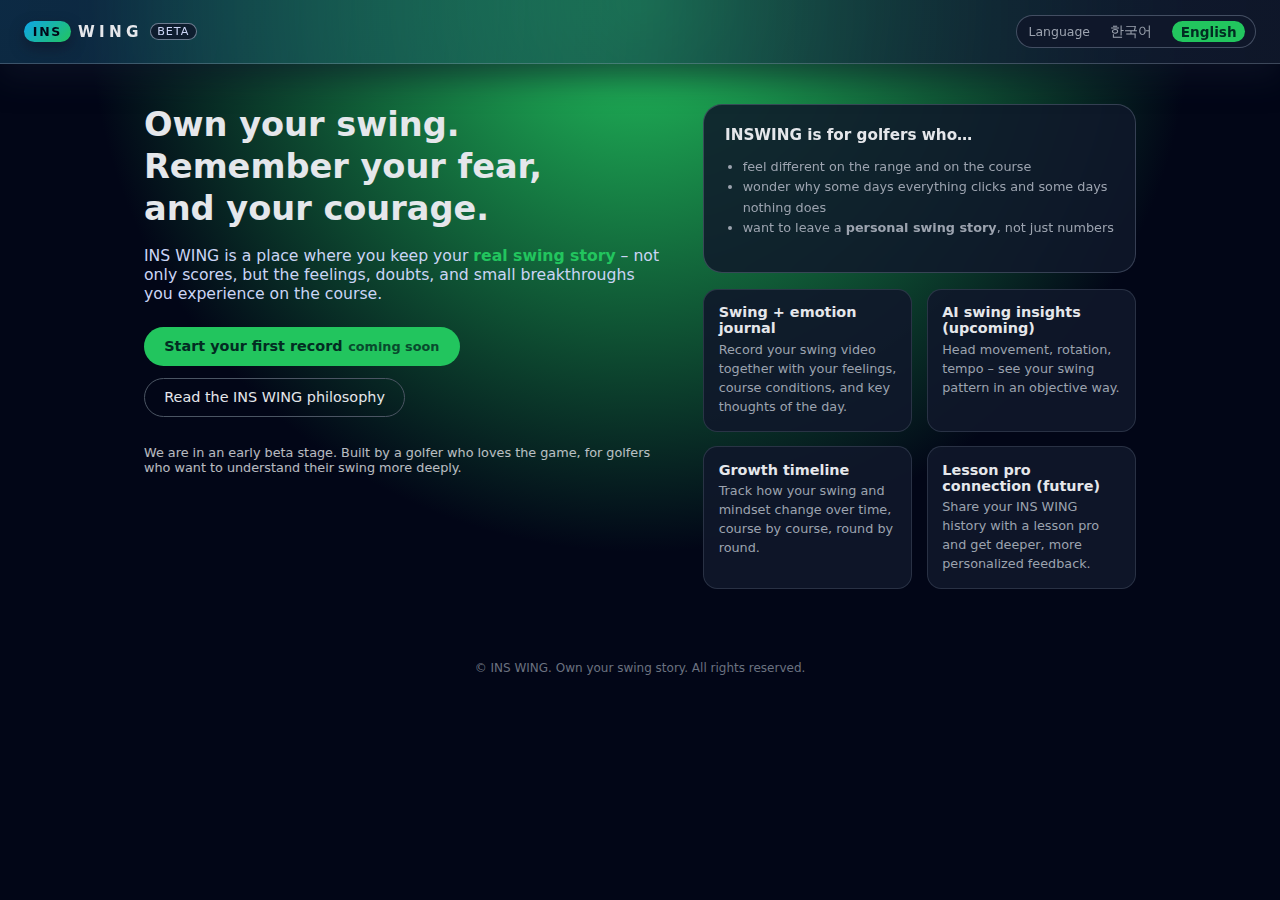
<file: en/index.html>
<!DOCTYPE html>
<html lang="en">
<head>
  <meta charset="UTF-8" />
  <title>INSWING - Own Your Swing Story</title>
  <meta name="viewport" content="width=device-width, initial-scale=1.0" />
  <style>
    * {
      box-sizing: border-box;
    }
    body {
      margin: 0;
      font-family: system-ui, -apple-system, BlinkMacSystemFont, "Segoe UI",
        sans-serif;
      background: radial-gradient(circle at top, #22c55e 0, #020617 50%, #020617 100%);
      color: #e5e7eb;
      padding-top: 64px;
      min-height: 100vh;
    }
    @keyframes fadeUp {
        from {
          opacity: 0;
          transform: translateY(8px);
        }
        to {
          opacity: 1;
          transform: translateY(0);
        }
      }

    header {
      position: fixed;
      top: 0;
      left: 0;
      right: 0;
      height: 64px;
      display: flex;
      justify-content: space-between;
      align-items: center;
      padding: 0 1.5rem;
      background: radial-gradient(circle at top left, rgba(56, 189, 248, 0.2), rgba(15, 23, 42, 0.98));
      backdrop-filter: blur(12px);
      border-bottom: 1px solid rgba(148, 163, 184, 0.35);
      box-shadow: 0 14px 30px rgba(15, 23, 42, 0.6);
      z-index: 50;
    }

    .logo {
      display: inline-flex;
      align-items: center;
      gap: 0.45rem;
    }

    /* 왼쪽 INS 캡슐 */
    .logo-mark {
      padding: 0.16rem 0.55rem;
      border-radius: 999px;
      font-size: 0.78rem;
      letter-spacing: 0.14em;
      text-transform: uppercase;
      background: linear-gradient(135deg, #0ea5e9, #22c55e);
      color: #020617;
      font-weight: 800;
      box-shadow: 0 6px 14px rgba(15, 23, 42, 0.7);
    }

    /* WING 텍스트 */
    .logo-main {
      font-weight: 800;
      letter-spacing: 0.28em;
      font-size: 0.95rem;
      text-transform: uppercase;
      color: #e5e7eb;
    }

    /* beta 뱃지 */
    .beta-badge {
      font-size: 0.7rem;
      text-transform: uppercase;
      letter-spacing: 0.08em;
      padding: 0.08rem 0.4rem;
      border-radius: 999px;
      border: 1px solid rgba(148, 163, 184, 0.7);
      color: #cbd5f5;
      background: rgba(15, 23, 42, 0.85);
    }

    .lang {
      display: inline-flex;
      align-items: center;
      gap: 0.4rem;
      font-size: 0.85rem;
      background: rgba(15, 23, 42, 0.9);
      border-radius: 999px;
      padding: 0.25rem 0.6rem 0.25rem 0.7rem;
      border: 1px solid rgba(148, 163, 184, 0.4);
    }

    .lang-label {
      color: #9ca3af;
      font-size: 0.78rem;
    }

    .lang a {
      color: #9ca3af;
      text-decoration: none;
      margin-left: 0.3rem;
      padding: 0.15rem 0.55rem;
      border-radius: 999px;
    }

    .lang a.active {
      color: #022c22;
      font-weight: 600;
      background: #22c55e; /* 영어쪽은 초록색 */
    }

    .lang a:hover {
      color: #ffffff;
    }

    main {
      max-width: 1040px;
      margin: 0 auto;
      padding: 2.5rem 1.5rem 3.5rem;
      display: grid;
      grid-template-columns: 1.2fr 1fr;
      gap: 2.5rem;
      align-items: flex-start;
      animation: fadeUp 0.5s ease-out;
      animation-fill-mode: both;
    }

    @media (max-width: 768px) {
      main {
        grid-template-columns: 1fr;
        padding: 2.5rem 1.25rem 3rem;
      }
    }

    .title {
      font-size: 2.1rem;
      font-weight: 800;
      line-height: 1.25;
      margin-bottom: 1rem;
    }
    .subtitle {
      font-size: 0.98rem;
      color: #cbd5f5;
      margin-bottom: 1.5rem;
    }
    .subtitle em {
      font-style: normal;
      color: #22c55e;
      font-weight: 600;
    }
    .actions {
      display: flex;
      flex-wrap: wrap;
      gap: 0.75rem;
      margin-bottom: 1.8rem;
    }
    .btn-primary,
    .btn-outline {
      padding: 0.65rem 1.2rem;
      border-radius: 999px;
      font-size: 0.9rem;
      border: 1px solid transparent;
      cursor: pointer;
      text-decoration: none;
      display: inline-flex;
      align-items: center;
      gap: 0.35rem;
      transition: transform 0.18s ease-out, box-shadow 0.18s ease-out,
      background-color 0.18s ease-out, color 0.18s ease-out;
    }
    .btn-primary {
      background: #22c55e;
      color: #022c22;
      font-weight: 700;
    }
    .btn-primary:hover {
      filter: brightness(1.05);
      transform: translateY(-1px);
      box-shadow: 0 10px 24px rgba(15, 23, 42, 0.5);
    }
    .btn-outline {
      background: transparent;
      border-color: #4b5563;
      color: #e5e7eb;
    }
    .btn-outline:hover {
      background: rgba(15, 23, 42, 0.7);
      transform: translateY(-1px);
      box-shadow: 0 10px 24px rgba(15, 23, 42, 0.5);
    }
    .mini {
      font-size: 0.8rem;
      opacity: 0.8;
    }
    .features {
      display: grid;
      grid-template-columns: repeat(2, minmax(0, 1fr));
      gap: 0.9rem;
      font-size: 0.85rem;
    }
    @media (max-width: 768px) {
      .features {
        grid-template-columns: 1fr;
      }
    }
    .feature {
      background: rgba(15, 23, 42, 0.9);
      border-radius: 0.9rem;
      padding: 0.9rem;
      border: 1px solid rgba(148, 163, 184, 0.2);
      transition: transform 0.18s ease-out, box-shadow 0.18s ease-out,
      border-color 0.18s ease-out, background-color 0.18s ease-out;
    }
    .feature-title {
      font-weight: 600;
      margin-bottom: 0.2rem;
      font-size: 0.9rem;
    }
    .feature-body {
      color: #9ca3af;
      font-size: 0.8rem;
      line-height: 1.5;
    }
    .card {
      background: rgba(15, 23, 42, 0.85);
      border-radius: 1.2rem;
      padding: 1.3rem;
      border: 1px solid rgba(148, 163, 184, 0.3);
      backdrop-filter: blur(10px);
      transition: transform 0.18s ease-out, box-shadow 0.18s ease-out,
      border-color 0.18s ease-out, background-color 0.18s ease-out;
    }
    .card-title {
      font-size: 0.95rem;
      font-weight: 600;
      margin-bottom: 0.6rem;
    }
    .card-list {
      font-size: 0.8rem;
      color: #9ca3af;
      line-height: 1.6;
      padding-left: 1.1rem;
    }
    footer {
      text-align: center;
      font-size: 0.75rem;
      color: #6b7280;
      padding: 1rem 0 1.5rem;
    }
    @media (max-width: 768px) {
      /* 헤더 조금 낮추고 패딩 줄이기 */
      header {
        height: 56px;
        padding: 0 1rem;
      }

      body {
        padding-top: 56px;
      }

      /* 메인 레이아웃: 1열, 패딩 줄이기 */
      main {
        grid-template-columns: 1fr;
        padding: 1.8rem 1.2rem 2.4rem;
        gap: 1.8rem;
      }

      /* 제목/본문 폰트 조금 줄이기 */
      .title {
        font-size: 1.5rem;
      }

      .subtitle {
        font-size: 0.9rem;
      }

      /* 버튼은 가로 꽉 채우는 느낌으로 */
      .actions {
        flex-direction: column;
        align-items: stretch;
        gap: 0.6rem;
      }

      .btn-primary,
      .btn-outline {
        justify-content: center;
        width: 100%;
      }

      /* 특징 카드들 간격 줄이기 */
      .features {
        grid-template-columns: 1fr;
        gap: 0.7rem;
      }

      .feature {
        padding: 0.8rem;
      }

      /* 카드 섹션 여백 조정 */
      .card {
        margin-bottom: 0.8rem;
        padding: 1rem;
      }

      footer {
        font-size: 0.7rem;
        padding: 0.8rem 0 1.2rem;
      }
    }
    .feature:hover,
    .card:hover {
      transform: translateY(-2px);
      box-shadow: 0 14px 30px rgba(15, 23, 42, 0.6);
      border-color: rgba(248, 250, 252, 0.28);
    }
  </style>
</head>
<body>
  <header>
    <div class="logo">
      <span class="logo-mark">INS</span>
      <span class="logo-main">WING</span>
      <span class="beta-badge">beta</span>
    </div>
    <div class="lang">
      <span class="lang-label">Language</span>
      <a
        href="/inswing/ko/index.html"
        onclick="try{localStorage.setItem('inswing_lang','ko');}catch(e){}"
      >
        한국어
      </a>
      <a
        href="/inswing/en/index.html"
        class="active"
        onclick="try{localStorage.setItem('inswing_lang','en');}catch(e){}"
      >
        English
      </a>
    </div>
</header>



  <main>
    <section>
      <div class="title">
        Own your swing.<br />
        Remember your fear,<br />
        and your courage.
      </div>
      <div class="subtitle">
        INS WING is a place where you keep your <em>real swing story</em> –  
        not only scores, but the feelings, doubts, and small breakthroughs  
        you experience on the course.
      </div>
      <div class="actions">
        <a href="#" class="btn-primary">
          Start your first record
          <span class="mini">coming soon</span>
        </a>
        <a href="/inswing/en/philosophy.html" class="btn-outline">
          Read the INS WING philosophy
        </a>
      </div>
      <div class="mini">
        We are in an early beta stage.  
        Built by a golfer who loves the game, for golfers who want to  
        understand their swing more deeply.
      </div>
    </section>

    <section>
      <div class="card" style="margin-bottom: 1rem;">
        <div class="card-title">INSWING is for golfers who…</div>
        <ul class="card-list">
          <li>feel different on the range and on the course</li>
          <li>wonder why some days everything clicks and some days nothing does</li>
          <li>want to leave a <b>personal swing story</b>, not just numbers</li>
        </ul>
      </div>

      <div class="features">
        <div class="feature">
          <div class="feature-title">Swing + emotion journal</div>
          <div class="feature-body">
            Record your swing video together with your feelings,  
            course conditions, and key thoughts of the day.
          </div>
        </div>
        <div class="feature">
          <div class="feature-title">AI swing insights (upcoming)</div>
          <div class="feature-body">
            Head movement, rotation, tempo –  
            see your swing pattern in an objective way.
          </div>
        </div>
        <div class="feature">
          <div class="feature-title">Growth timeline</div>
          <div class="feature-body">
            Track how your swing and mindset change over time,  
            course by course, round by round.
          </div>
        </div>
        <div class="feature">
          <div class="feature-title">Lesson pro connection (future)</div>
          <div class="feature-body">
            Share your INS WING history with a lesson pro  
            and get deeper, more personalized feedback.
          </div>
        </div>
      </div>
    </section>
  </main>

  <footer>
    © INS WING. Own your swing story. All rights reserved.
  </footer>
</body>
</html>
</file>
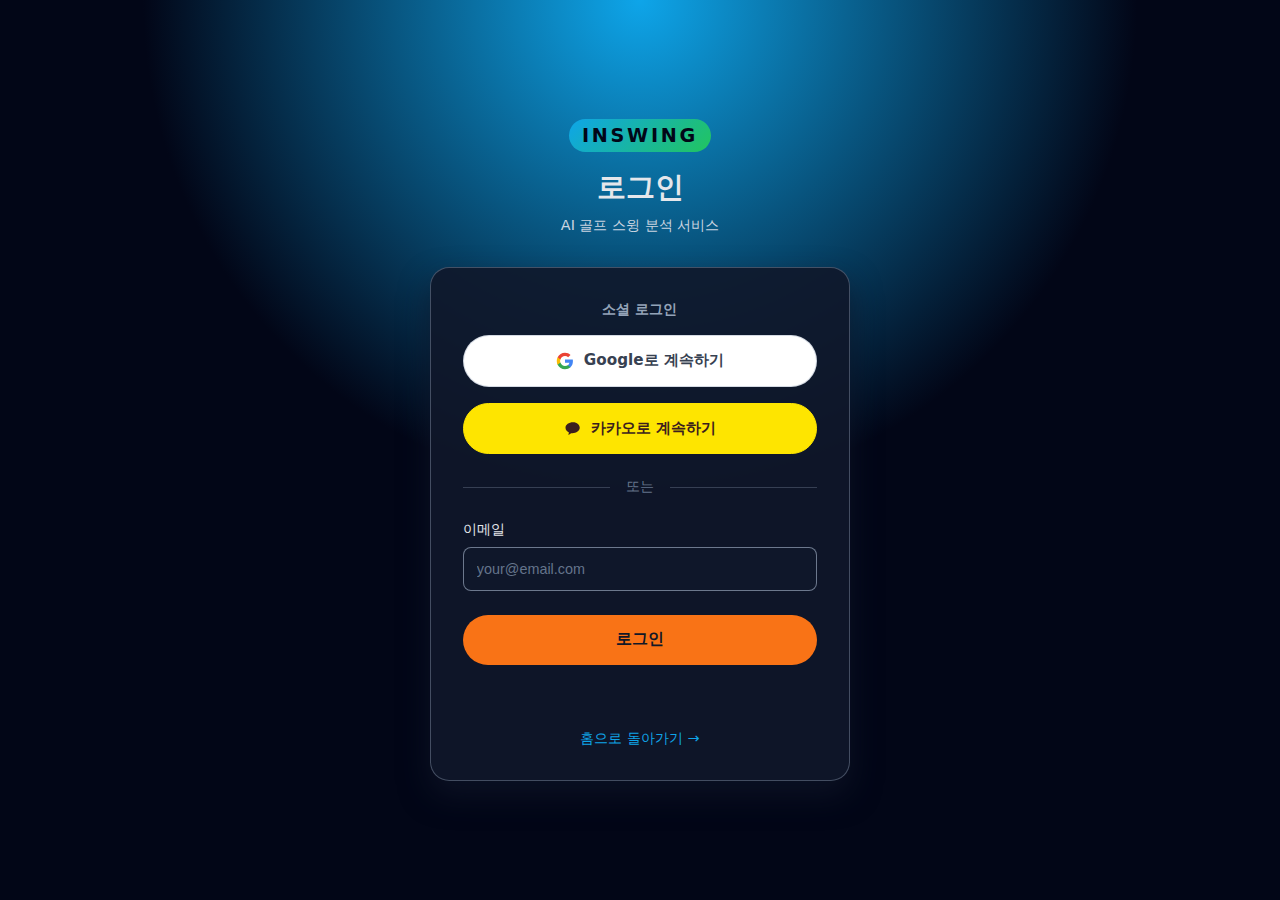
<file: app/history.html>
<!DOCTYPE html>
<html lang="ko">
<head>
    <meta charset="UTF-8">
    <meta name="viewport" content="width=device-width, initial-scale=1.0">
    <title>스윙 히스토리 - INSWING</title>
    <style>
        * {
            margin: 0;
            padding: 0;
            box-sizing: border-box;
        }

        body {
            font-family: -apple-system, BlinkMacSystemFont, 'Segoe UI', Roboto, 'Helvetica Neue', Arial, sans-serif;
            background: linear-gradient(135deg, #0f172a 0%, #1e293b 100%);
            color: #e5e7eb;
            min-height: 100vh;
            padding-top: 80px;
        }

        /* 네비게이션 바 */
        .top-nav {
            position: fixed;
            top: 0;
            left: 0;
            right: 0;
            height: 64px;
            display: flex;
            justify-content: space-between;
            align-items: center;
            padding: 0 1.5rem;
            background: rgba(15, 23, 42, 0.95);
            backdrop-filter: blur(12px);
            border-bottom: 1px solid rgba(148, 163, 184, 0.3);
            box-shadow: 0 4px 12px rgba(15, 23, 42, 0.6);
            z-index: 100;
        }

        .nav-logo {
            display: flex;
            align-items: center;
            gap: 0.5rem;
            text-decoration: none;
        }

        .nav-logo-mark {
            padding: 0.2rem 0.6rem;
            border-radius: 999px;
            background: linear-gradient(135deg, #0ea5e9, #22c55e);
            color: #020617;
            font-weight: 800;
            font-size: 0.9rem;
            letter-spacing: 0.14em;
        }

        .nav-logo-text {
            color: #e5e7eb;
            font-weight: 700;
            font-size: 1rem;
            letter-spacing: 0.05em;
        }

        .nav-menu {
            display: flex;
            align-items: center;
            gap: 0.5rem;
        }

        .nav-link {
            padding: 0.5rem 1rem;
            border-radius: 999px;
            color: #94a3b8;
            text-decoration: none;
            font-size: 0.9rem;
            font-weight: 500;
            transition: all 0.2s;
            border: 1px solid transparent;
        }

        .nav-link:hover {
            color: #e5e7eb;
            background: rgba(148, 163, 184, 0.1);
            border-color: rgba(148, 163, 184, 0.3);
        }

        .nav-link.active {
            color: #0ea5e9;
            background: rgba(14, 165, 233, 0.1);
            border-color: rgba(14, 165, 233, 0.3);
        }

        .nav-link.logout {
            color: #f97316;
        }

        .nav-link.logout:hover {
            background: rgba(249, 115, 22, 0.1);
            border-color: rgba(249, 115, 22, 0.3);
        }

        /* 메인 컨텐츠 */
        .container {
            max-width: 1200px;
            margin: 2rem auto;
            padding: 0 1rem;
        }

        .header {
            margin-bottom: 2rem;
        }

        h1 {
            font-size: 1.8rem;
            margin-bottom: 0.5rem;
            background: linear-gradient(135deg, #0ea5e9, #22c55e);
            -webkit-background-clip: text;
            -webkit-text-fill-color: transparent;
            background-clip: text;
        }

        .subtitle {
            color: #94a3b8;
            font-size: 0.95rem;
        }

        .swings-grid {
            display: grid;
            grid-template-columns: repeat(auto-fill, minmax(300px, 1fr));
            gap: 1.5rem;
        }

        .swing-card {
            background: rgba(30, 41, 59, 0.8);
            border-radius: 16px;
            padding: 1.5rem;
            border: 1px solid rgba(148, 163, 184, 0.2);
            transition: all 0.3s;
            cursor: pointer;
        }

        .swing-card:hover {
            transform: translateY(-4px);
            box-shadow: 0 8px 32px rgba(14, 165, 233, 0.3);
            border-color: rgba(14, 165, 233, 0.5);
        }

        .swing-info {
            margin-bottom: 1rem;
        }

        .swing-meta {
            display: flex;
            gap: 1rem;
            margin-bottom: 0.5rem;
        }

        .meta-badge {
            padding: 0.25rem 0.75rem;
            border-radius: 999px;
            font-size: 0.8rem;
            font-weight: 600;
        }

        .meta-badge.club {
            background: rgba(14, 165, 233, 0.2);
            color: #0ea5e9;
        }

        .meta-badge.side {
            background: rgba(34, 197, 94, 0.2);
            color: #22c55e;
        }

        .swing-date {
            color: #94a3b8;
            font-size: 0.85rem;
            margin-top: 0.5rem;
        }

        .metrics-preview {
            display: grid;
            grid-template-columns: repeat(2, 1fr);
            gap: 0.75rem;
            margin-top: 1rem;
            padding-top: 1rem;
            border-top: 1px solid rgba(148, 163, 184, 0.2);
        }

        .metric-item {
            text-align: center;
        }

        .metric-label {
            font-size: 0.75rem;
            color: #94a3b8;
            margin-bottom: 0.25rem;
        }

        .metric-value {
            font-size: 1.1rem;
            font-weight: 700;
            color: #0ea5e9;
        }

        .no-data {
            text-align: center;
            padding: 4rem 2rem;
            color: #94a3b8;
        }

        .no-data-icon {
            font-size: 3rem;
            margin-bottom: 1rem;
        }

        .loading {
            text-align: center;
            padding: 4rem;
            color: #94a3b8;
        }

        .loading::after {
            content: '...';
            animation: dots 1.5s steps(4, end) infinite;
        }

        @keyframes dots {
            0%, 20% { content: '.'; }
            40% { content: '..'; }
            60%, 100% { content: '...'; }
        }

        @media (max-width: 768px) {
            .top-nav {
                height: 56px;
                padding: 0 1rem;
            }
            
            body {
                padding-top: 72px;
            }
            
            .nav-logo-text {
                display: none;
            }
            
            .nav-menu {
                gap: 0.3rem;
            }
            
            .nav-link {
                padding: 0.4rem 0.7rem;
                font-size: 0.8rem;
            }

            h1 {
                font-size: 1.5rem;
            }

            .swings-grid {
                grid-template-columns: 1fr;
            }
        }
    </style>
</head>
<body>
    <!-- 네비게이션 바 -->
    <nav class="top-nav">
        <a href="/ko/index.html" class="nav-logo">
            <span class="nav-logo-mark">INS</span>
            <span class="nav-logo-text">WING</span>
        </a>
        <div class="nav-menu">
            <a href="/app/upload.html" class="nav-link">업로드</a>
            <a href="/app/history.html" class="nav-link">히스토리</a>
            <a href="#" onclick="logout(); return false;" class="nav-link logout">로그아웃</a>
        </div>
    </nav>

    <!-- 메인 컨텐츠 -->
    <div class="container">
        <div class="header">
            <h1>스윙 히스토리</h1>
            <p class="subtitle">지금까지 분석한 모든 스윙을 확인하세요</p>
        </div>

        <div id="loadingDiv" class="loading">
            히스토리를 불러오는 중
        </div>

        <div id="swingsGrid" class="swings-grid" style="display:none;"></div>

        <div id="noDataDiv" class="no-data" style="display:none;">
            <div class="no-data-icon">📊</div>
            <p>아직 분석한 스윙이 없습니다.</p>
            <p style="margin-top: 0.5rem; font-size: 0.9rem;">첫 스윙을 업로드해보세요!</p>
        </div>
    </div>

    <script src="/app/js/app.js"></script>
    <script>
        // 로그인 체크
        requireLogin();

        const loadingDiv = document.getElementById('loadingDiv');
        const swingsGrid = document.getElementById('swingsGrid');
        const noDataDiv = document.getElementById('noDataDiv');

        // 히스토리 로드
        async function loadHistory() {
            try {
                const response = await apiFetch('/api/swings');
                
                if (!response.ok) {
                    throw new Error('히스토리를 불러올 수 없습니다.');
                }

                const data = await response.json();  // ✅ data 객체 받기
                const swings = data.swings;  // ✅ .swings 추출

                loadingDiv.style.display = 'none';

                if (!swings || swings.length === 0) {
                    noDataDiv.style.display = 'block';
                    return;
                }

                swingsGrid.style.display = 'grid';
                renderSwings(swings);
            } catch (error) {
                console.error('히스토리 로드 오류:', error);
                loadingDiv.style.display = 'none';
                alert('히스토리를 불러오는 중 오류가 발생했습니다.');
            }
        }

        // 스윙 카드 렌더링
        function renderSwings(swings) {
            swingsGrid.innerHTML = swings.map(swing => {
                const date = new Date(swing.created_at);
                const dateStr = date.toLocaleDateString('ko-KR', {
                    year: 'numeric',
                    month: 'long',
                    day: 'numeric',
                    hour: '2-digit',
                    minute: '2-digit'
                });

                const clubNames = {
                    driver: '드라이버',
                    wood: '우드',
                    iron: '아이언',
                    wedge: '웨지',
                    putter: '퍼터'
                };

                const sideNames = {
                    front: '정면',
                    side: '측면',
                    back: '후면'
                };

                return `
                    <div class="swing-card" onclick="viewResult(${swing.id})">
                        <div class="swing-info">
                            <div class="swing-meta">
                                <span class="meta-badge club">${clubNames[swing.club_type] || swing.club_type}</span>
                                <span class="meta-badge side">${sideNames[swing.shot_side] || swing.shot_side}</span>
                            </div>
                            <div class="swing-date">${dateStr}</div>
                        </div>
                        ${swing.backswing_angle ? `
                            <div class="metrics-preview">
                                <div class="metric-item">
                                    <div class="metric-label">백스윙</div>
                                    <div class="metric-value">${swing.backswing_angle.toFixed(1)}°</div>
                                </div>
                                <div class="metric-item">
                                    <div class="metric-label">임팩트 속도</div>
                                    <div class="metric-value">${swing.impact_speed.toFixed(1)}</div>
                                </div>
                                <div class="metric-item">
                                    <div class="metric-label">팔로우스루</div>
                                    <div class="metric-value">${swing.follow_through_angle.toFixed(1)}°</div>
                                </div>
                                <div class="metric-item">
                                    <div class="metric-label">밸런스</div>
                                    <div class="metric-value">${swing.balance_score.toFixed(2)}</div>
                                </div>
                            </div>
                        ` : '<p style="color: #94a3b8; text-align: center; margin-top: 1rem;">분석 대기 중...</p>'}
                    </div>
                `;
            }).join('');
        }

        // 결과 페이지로 이동
        function viewResult(swingId) {
            window.location.href = `/app/result.html?id=${swingId}`;
        }

        // 페이지 로드 시 히스토리 로드
        loadHistory();
    </script>
</body>
</html>
</file>
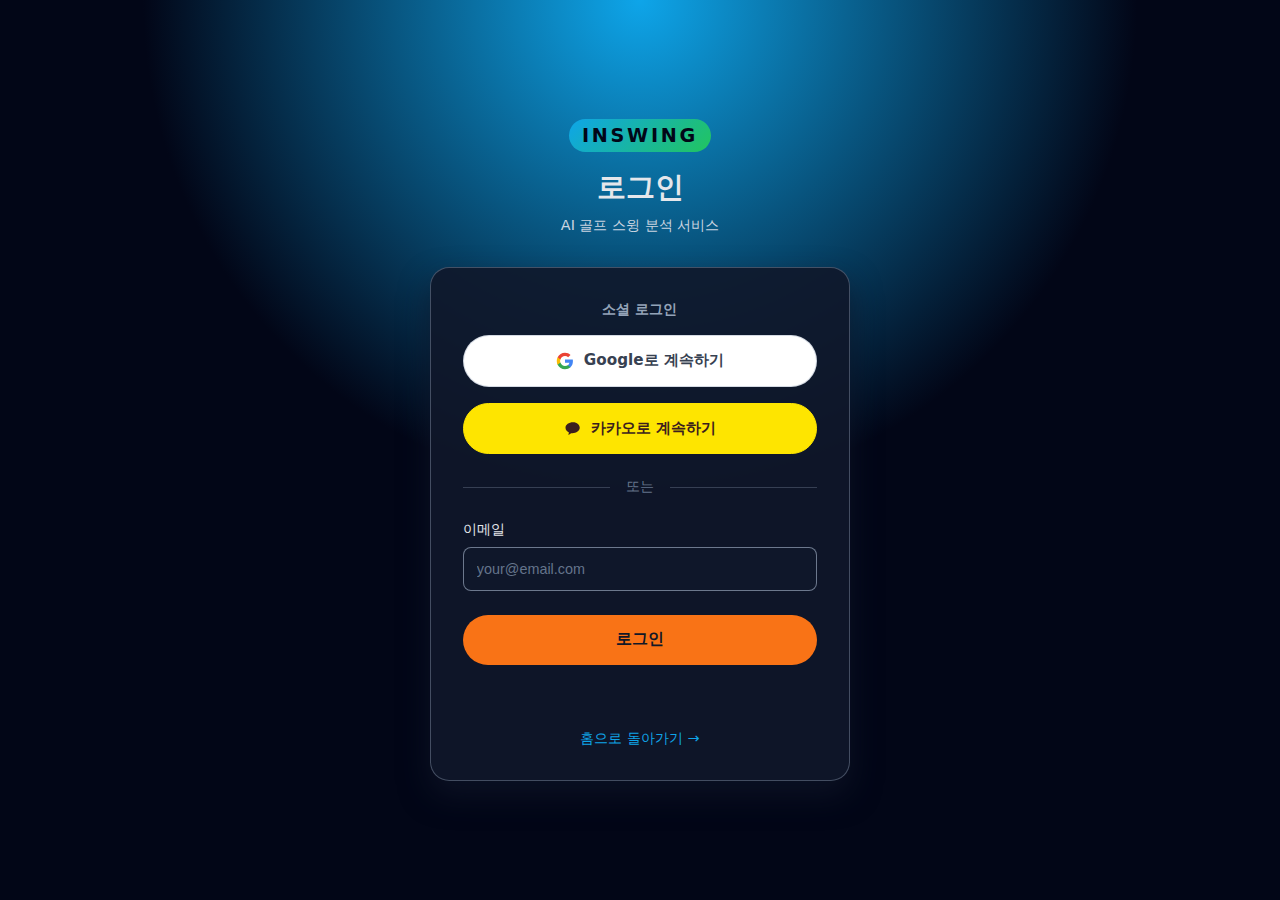
<file: app/login.html>
<!DOCTYPE html>
<html lang="ko">
<head>
  <meta charset="UTF-8" />
  <title>INSWING - 로그인</title>
  <meta name="viewport" content="width=device-width, initial-scale=1.0" />
  <style>
    * {
      box-sizing: border-box;
      margin: 0;
      padding: 0;
    }
    
    body {
      font-family: system-ui, -apple-system, BlinkMacSystemFont, "Segoe UI", sans-serif;
      background: radial-gradient(circle at top, #0ea5e9 0, #020617 45%, #020617 100%);
      color: #e5e7eb;
      min-height: 100vh;
      display: flex;
      align-items: center;
      justify-content: center;
      padding: 1.5rem;
    }
    
    .container {
      max-width: 420px;
      width: 100%;
    }
    
    .logo-mark {
      display: inline-block;
      padding: 0.3rem 0.8rem;
      border-radius: 999px;
      background: linear-gradient(135deg, #0ea5e9, #22c55e);
      color: #020617;
      font-weight: 800;
      font-size: 1.2rem;
      letter-spacing: 0.14em;
      margin-bottom: 1rem;
    }
    
    h1 {
      font-size: 1.8rem;
      margin-bottom: 0.5rem;
    }
    
    .desc {
      color: #cbd5e1;
      font-size: 0.9rem;
      margin-bottom: 2rem;
    }
    
    .card {
      background: rgba(15, 23, 42, 0.9);
      border-radius: 1.2rem;
      padding: 2rem;
      border: 1px solid rgba(148, 163, 184, 0.4);
      box-shadow: 0 14px 30px rgba(15, 23, 42, 0.7);
    }
    
    .section-title {
      font-size: 0.9rem;
      font-weight: 600;
      color: #94a3b8;
      margin-bottom: 1rem;
      text-align: center;
    }
    
    .oauth-btn {
      width: 100%;
      padding: 0.9rem;
      border-radius: 999px;
      border: 1px solid rgba(148, 163, 184, 0.4);
      background: #fff;
      color: #374151;
      font-weight: 600;
      font-size: 0.95rem;
      cursor: pointer;
      transition: all 0.2s;
      display: flex;
      align-items: center;
      justify-content: center;
      gap: 0.6rem;
      text-decoration: none;
      margin-bottom: 1rem;
    }
    
    .oauth-btn:hover {
      transform: translateY(-1px);
      box-shadow: 0 8px 20px rgba(15, 23, 42, 0.6);
    }
    
    .google-icon {
      width: 18px;
      height: 18px;
    }

    .kakao-btn {
      background: #FEE500;
      color: #3C1E1E;
      border-color: #FEE500;
    }

    .kakao-btn:hover {
      background: #FDD835;
    }

    .kakao-icon {
      width: 18px;
      height: 18px;
    }
    
    .divider {
      display: flex;
      align-items: center;
      margin: 1.5rem 0;
      color: #64748b;
      font-size: 0.85rem;
    }
    
    .divider::before,
    .divider::after {
      content: '';
      flex: 1;
      height: 1px;
      background: rgba(148, 163, 184, 0.3);
    }
    
    .divider span {
      padding: 0 1rem;
    }
    
    .form-group {
      margin-bottom: 1.5rem;
    }
    
    label {
      display: block;
      font-size: 0.9rem;
      margin-bottom: 0.5rem;
      color: #e5e7eb;
      font-weight: 500;
    }
    
    input {
      width: 100%;
      padding: 0.8rem;
      background: rgba(15, 23, 42, 0.9);
      border-radius: 0.5rem;
      border: 1px solid rgba(148, 163, 184, 0.7);
      color: #e5e7eb;
      font-size: 0.9rem;
    }
    
    input:focus {
      outline: none;
      border-color: #0ea5e9;
    }
    
    input::placeholder {
      color: #64748b;
    }
    
    .btn {
      width: 100%;
      padding: 0.9rem;
      border-radius: 999px;
      border: none;
      background: #f97316;
      color: #111827;
      font-weight: 700;
      font-size: 1rem;
      cursor: pointer;
      transition: transform 0.16s ease-out, box-shadow 0.16s ease-out;
    }
    
    .btn:hover:not(:disabled) {
      transform: translateY(-1px);
      box-shadow: 0 12px 26px rgba(249, 115, 22, 0.4);
    }
    
    .btn:disabled {
      opacity: 0.5;
      cursor: not-allowed;
    }
    
    .status {
      margin-top: 1rem;
      text-align: center;
      font-size: 0.9rem;
      min-height: 1.5rem;
    }
    
    .status.error { color: #fecaca; }
    .status.success { color: #bbf7d0; }
    
    .home-link {
      display: block;
      text-align: center;
      color: #0ea5e9;
      text-decoration: none;
      font-size: 0.9rem;
      margin-top: 1.5rem;
    }
    
    .home-link:hover {
      text-decoration: underline;
    }
  </style>
</head>
<body>
  <div class="container">
    <div style="text-align: center; margin-bottom: 2rem;">
      <span class="logo-mark">INSWING</span>
      <h1>로그인</h1>
      <p class="desc">AI 골프 스윙 분석 서비스</p>
    </div>

    <div class="card">
      <!-- 구글 로그인 -->
      <div class="section-title">소셜 로그인</div>
      <a href="https://api.inswing.ai/auth/google" class="oauth-btn">
        <svg class="google-icon" viewBox="0 0 24 24" xmlns="http://www.w3.org/2000/svg">
          <path d="M22.56 12.25c0-.78-.07-1.53-.2-2.25H12v4.26h5.92c-.26 1.37-1.04 2.53-2.21 3.31v2.77h3.57c2.08-1.92 3.28-4.74 3.28-8.09z" fill="#4285F4"/>
          <path d="M12 23c2.97 0 5.46-.98 7.28-2.66l-3.57-2.77c-.98.66-2.23 1.06-3.71 1.06-2.86 0-5.29-1.93-6.16-4.53H2.18v2.84C3.99 20.53 7.7 23 12 23z" fill="#34A853"/>
          <path d="M5.84 14.09c-.22-.66-.35-1.36-.35-2.09s.13-1.43.35-2.09V7.07H2.18C1.43 8.55 1 10.22 1 12s.43 3.45 1.18 4.93l2.85-2.22.81-.62z" fill="#FBBC05"/>
          <path d="M12 5.38c1.62 0 3.06.56 4.21 1.64l3.15-3.15C17.45 2.09 14.97 1 12 1 7.7 1 3.99 3.47 2.18 7.07l3.66 2.84c.87-2.6 3.3-4.53 6.16-4.53z" fill="#EA4335"/>
        </svg>
        Google로 계속하기
      </a>

      <!-- 🔥 카카오 로그인 추가 🔥 -->
      <a href="https://api.inswing.ai/auth/kakao" class="oauth-btn kakao-btn">
        <svg class="kakao-icon" viewBox="0 0 24 24" xmlns="http://www.w3.org/2000/svg">
          <path d="M12 3C6.477 3 2 6.253 2 10.253c0 2.625 1.84 4.92 4.582 6.268-.2.733-.65 2.478-.749 2.875-.117.471.172.465.363.338.145-.097 2.32-1.556 3.244-2.177.52.074 1.052.112 1.56.112 5.523 0 10-3.253 10-7.253S17.523 3 12 3z" fill="#3C1E1E"/>
        </svg>
        카카오로 계속하기
      </a>
      <!-- 구분선 -->
      <div class="divider">
        <span>또는</span>
      </div>

      <!-- 이메일 로그인 (기존) -->
      <form id="loginForm">
        <div class="form-group">
          <label for="email">이메일</label>
          <input 
            type="email" 
            id="email" 
            name="email" 
            placeholder="your@email.com"
            required
          />
        </div>

        <button type="submit" class="btn" id="loginBtn">
          로그인
        </button>
      </form>

      <div id="status" class="status"></div>
      
      <a href="/ko/index.html" class="home-link">
        홈으로 돌아가기 →
      </a>
    </div>
  </div>

  <script src="/app/js/app.js"></script>
  <script>
    // URL에서 토큰 확인 (OAuth 콜백)
    const urlParams = new URLSearchParams(window.location.search);
    const tokenFromUrl = urlParams.get('token');

    if (tokenFromUrl) {
      // OAuth 로그인 성공
      localStorage.setItem('inswing_token', tokenFromUrl);
      window.location.href = '/app/upload.html';
    }

    // 기존 토큰이 있으면 자동 이동
    const existingToken = getToken();
    if (existingToken) {
      window.location.href = '/app/upload.html';
    }

    // 이메일 로그인 (기존 방식)
    const form = document.getElementById('loginForm');
    const statusEl = document.getElementById('status');
    const loginBtn = document.getElementById('loginBtn');

    form.addEventListener('submit', async (e) => {
      e.preventDefault();
      
      const email = document.getElementById('email').value.trim();
      
      if (!email || !email.includes('@')) {
        statusEl.textContent = '올바른 이메일을 입력해주세요.';
        statusEl.className = 'status error';
        return;
      }

      loginBtn.disabled = true;
      statusEl.textContent = '로그인 중...';
      statusEl.className = 'status';

      try {
        const res = await fetch('https://api.inswing.ai/auth/login', {
          method: 'POST',
          headers: { 'Content-Type': 'application/json' },
          body: JSON.stringify({ email })
        });

        if (!res.ok) {
          throw new Error('로그인 실패');
        }

        const data = await res.json();
        
        if (data.ok && data.token) {
          localStorage.setItem('inswing_token', data.token);
          statusEl.textContent = '로그인 성공! 이동합니다...';
          statusEl.className = 'status success';
          
          setTimeout(() => {
            window.location.href = '/app/upload.html';
          }, 500);
        } else {
          throw new Error('토큰을 받지 못했습니다');
        }

      } catch (err) {
        console.error(err);
        statusEl.textContent = '로그인 실패: ' + err.message;
        statusEl.className = 'status error';
        loginBtn.disabled = false;
      }
    });
  </script>
</body>
</html>
</file>
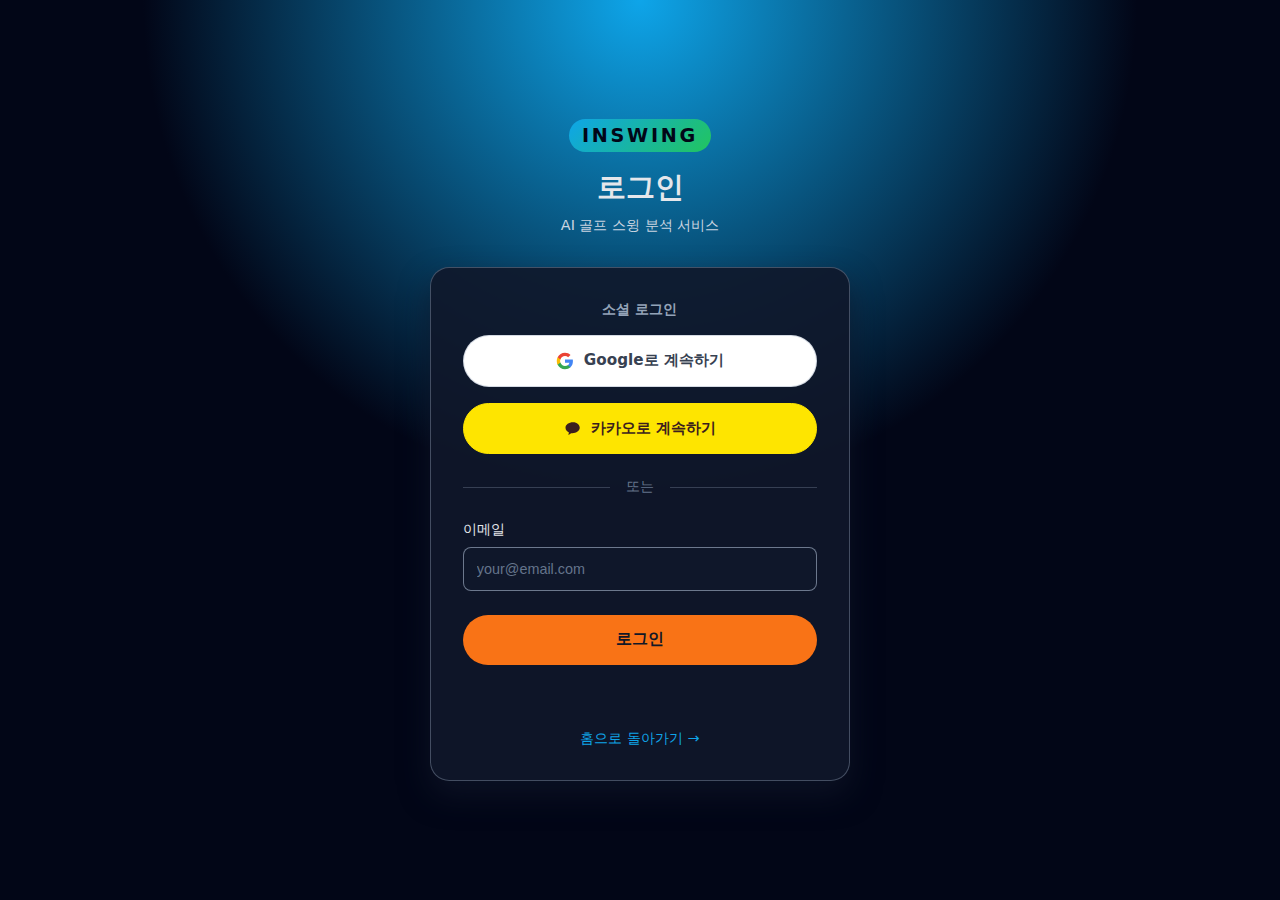
<file: app/result.html>
<!DOCTYPE html>
<html lang="ko">
<head>
    <meta charset="UTF-8">
    <meta name="viewport" content="width=device-width, initial-scale=1.0">
    <title>스윙 분석 결과 - INSWING</title>
    <style>
        * {
            margin: 0;
            padding: 0;
            box-sizing: border-box;
        }

        body {
            font-family: -apple-system, BlinkMacSystemFont, 'Segoe UI', Roboto, 'Helvetica Neue', Arial, sans-serif;
            background: linear-gradient(135deg, #0f172a 0%, #1e293b 100%);
            color: #e5e7eb;
            min-height: 100vh;
            padding-top: 80px;
        }

        /* 네비게이션 바 */
        .top-nav {
            position: fixed;
            top: 0;
            left: 0;
            right: 0;
            height: 64px;
            display: flex;
            justify-content: space-between;
            align-items: center;
            padding: 0 1.5rem;
            background: rgba(15, 23, 42, 0.95);
            backdrop-filter: blur(12px);
            border-bottom: 1px solid rgba(148, 163, 184, 0.3);
            box-shadow: 0 4px 12px rgba(15, 23, 42, 0.6);
            z-index: 100;
        }

        .nav-logo {
            display: flex;
            align-items: center;
            gap: 0.5rem;
            text-decoration: none;
        }

        .nav-logo-mark {
            padding: 0.2rem 0.6rem;
            border-radius: 999px;
            background: linear-gradient(135deg, #0ea5e9, #22c55e);
            color: #020617;
            font-weight: 800;
            font-size: 0.9rem;
            letter-spacing: 0.14em;
        }

        .nav-logo-text {
            color: #e5e7eb;
            font-weight: 700;
            font-size: 1rem;
            letter-spacing: 0.05em;
        }

        .nav-menu {
            display: flex;
            align-items: center;
            gap: 0.5rem;
        }

        .nav-link {
            padding: 0.5rem 1rem;
            border-radius: 999px;
            color: #94a3b8;
            text-decoration: none;
            font-size: 0.9rem;
            font-weight: 500;
            transition: all 0.2s;
            border: 1px solid transparent;
        }

        .nav-link:hover {
            color: #e5e7eb;
            background: rgba(148, 163, 184, 0.1);
            border-color: rgba(148, 163, 184, 0.3);
        }

        .nav-link.logout {
            color: #f97316;
        }

        .nav-link.logout:hover {
            background: rgba(249, 115, 22, 0.1);
            border-color: rgba(249, 115, 22, 0.3);
        }

        /* 메인 컨텐츠 */
        .container {
            max-width: 1200px;
            margin: 2rem auto;
            padding: 0 1rem;
        }

        .header {
            margin-bottom: 1.5rem;
        }

        h1 {
            font-size: 1.8rem;
            margin-bottom: 0.5rem;
            background: linear-gradient(135deg, #0ea5e9, #22c55e);
            -webkit-background-clip: text;
            -webkit-text-fill-color: transparent;
            background-clip: text;
        }

        .subtitle {
            color: #94a3b8;
            font-size: 0.95rem;
        }

        /* 상단 메타 배지 */
        .meta-row {
            margin-top: 1rem;
            display: flex;
            flex-wrap: wrap;
            gap: 0.5rem;
            align-items: center;
        }

        .meta-badge {
            display: inline-flex;
            align-items: center;
            justify-content: center;
            padding: 0.3rem 0.9rem;
            border-radius: 999px;
            font-size: 0.8rem;
            font-weight: 600;
            border: 1px solid rgba(148, 163, 184, 0.3);
            background: rgba(15, 23, 42, 0.8);
        }

        .meta-badge.club {
            border-color: rgba(14, 165, 233, 0.8);
            color: #0ea5e9;
        }

        .meta-badge.side {
            border-color: rgba(34, 197, 94, 0.8);
            color: #22c55e;
        }

        .meta-badge.score {
            border-color: rgba(251, 191, 36, 0.8);
            color: #facc15;
        }

        .meta-badge.tempo {
            border-color: rgba(59, 130, 246, 0.8);
            color: #60a5fa;
        }

        .content-grid {
            display: grid;
            grid-template-columns: 1.1fr 1fr;
            gap: 2rem;
        }

        .card {
            background: rgba(30, 41, 59, 0.8);
            border-radius: 16px;
            padding: 2rem;
            border: 1px solid rgba(148, 163, 184, 0.2);
        }

        .video-container {
            border-radius: 12px;
            overflow: hidden;
            margin-bottom: 1rem;
        }

        .video-container video {
            width: 100%;
            display: block;
        }

        .metrics-grid-main {
            display: grid;
            grid-template-columns: repeat(2, 1fr);
            gap: 1rem;
            margin-top: 1.5rem;
        }

        .metrics-grid-extra {
            display: grid;
            grid-template-columns: repeat(2, minmax(0, 1fr));
            gap: 1rem;
            margin-top: 1.5rem;
        }

        .metric-card {
            background: rgba(15, 23, 42, 0.7);
            padding: 1.1rem 1.2rem;
            border-radius: 12px;
            border: 1px solid rgba(148, 163, 184, 0.25);
        }

        .metric-label {
            color: #94a3b8;
            font-size: 0.85rem;
            margin-bottom: 0.35rem;
        }

        .metric-value {
            font-size: 1.6rem;
            font-weight: 700;
            background: linear-gradient(135deg, #0ea5e9, #22c55e);
            -webkit-background-clip: text;
            -webkit-text-fill-color: transparent;
            background-clip: text;
        }

        .metric-unit {
            font-size: 0.9rem;
            color: #94a3b8;
            margin-left: 0.25rem;
        }

        .metric-desc {
            margin-top: 0.35rem;
            font-size: 0.78rem;
            color: #9ca3af;
            line-height: 1.4;
        }

        .section-title {
            font-size: 1.1rem;
            font-weight: 600;
            margin-top: 1.5rem;
            margin-bottom: 0.75rem;
            color: #cbd5e1;
        }

        /* 느낌 섹션 */
        .feeling-section {
            margin-top: 2rem;
            padding-top: 2rem;
            border-top: 1px solid rgba(148, 163, 184, 0.2);
        }

        .feeling-title {
            font-size: 1.1rem;
            font-weight: 600;
            margin-bottom: 1rem;
            color: #cbd5e1;
        }

        .feeling-options {
            display: grid;
            grid-template-columns: repeat(auto-fit, minmax(150px, 1fr));
            gap: 0.75rem;
            margin-bottom: 0.9rem;
        }

        .feeling-btn {
            padding: 0.9rem;
            background: rgba(15, 23, 42, 0.6);
            border: 2px solid rgba(148, 163, 184, 0.3);
            border-radius: 12px;
            color: #cbd5e1;
            cursor: pointer;
            transition: all 0.25s;
            font-size: 0.9rem;
            font-weight: 500;
        }

        .feeling-btn:hover {
            border-color: #0ea5e9;
            background: rgba(14, 165, 233, 0.12);
        }

        .feeling-btn.selected {
            border-color: #22c55e;
            background: rgba(34, 197, 94, 0.2);
            color: #22c55e;
        }

        .feeling-note-label {
            display: block;
            font-size: 0.85rem;
            color: #9ca3af;
            margin-bottom: 0.4rem;
        }

        .feeling-note {
            width: 100%;
            min-height: 70px;
            padding: 0.6rem 0.75rem;
            border-radius: 8px;
            border: 1px solid rgba(148, 163, 184, 0.4);
            background: rgba(15, 23, 42, 0.7);
            color: #e5e7eb;
            font-size: 0.9rem;
            resize: vertical;
        }

        .feeling-note:focus {
            outline: none;
            border-color: #0ea5e9;
            background: rgba(15, 23, 42, 0.9);
        }

        .feeling-actions {
            display: flex;
            align-items: center;
            gap: 0.75rem;
            margin-top: 0.6rem;
        }

        .btn-feeling-save {
            padding: 0.55rem 1.2rem;
            border-radius: 999px;
            border: none;
            cursor: pointer;
            font-size: 0.9rem;
            font-weight: 600;
            background: linear-gradient(135deg, #0ea5e9, #22c55e);
            color: #020617;
            transition: all 0.2s;
        }

        .btn-feeling-save:hover {
            transform: translateY(-1px);
            box-shadow: 0 6px 16px rgba(34, 197, 94, 0.35);
        }

        .feeling-status-text {
            font-size: 0.8rem;
            color: #9ca3af;
        }

        .feeling-status-text.saved {
            color: #4ade80;
        }

        .actions {
            display: flex;
            gap: 1rem;
            margin-top: 2rem;
        }

        .btn {
            flex: 1;
            padding: 0.75rem 1.5rem;
            border-radius: 8px;
            font-weight: 600;
            cursor: pointer;
            transition: all 0.3s;
            text-decoration: none;
            text-align: center;
            border: none;
            font-size: 0.95rem;
        }

        .btn-primary {
            background: linear-gradient(135deg, #0ea5e9, #22c55e);
            color: #020617;
        }

        .btn-primary:hover {
            transform: translateY(-2px);
            box-shadow: 0 8px 20px rgba(14, 165, 233, 0.4);
        }

        .btn-secondary {
            background: rgba(148, 163, 184, 0.2);
            color: #e5e7eb;
            border: 1px solid rgba(148, 163, 184, 0.3);
        }

        .btn-secondary:hover {
            background: rgba(148, 163, 184, 0.3);
        }

        .loading {
            text-align: center;
            padding: 4rem;
            color: #94a3b8;
        }

        .loading::after {
            content: '...';
            animation: dots 1.5s steps(4, end) infinite;
        }

        @keyframes dots {
            0%, 20% { content: '.'; }
            40% { content: '..'; }
            60%, 100% { content: '...'; }
        }

        /* AI 코멘트 키워드 태그 */
        .ai-keywords {
            margin-top: 0.6rem;
            display: flex;
            flex-wrap: wrap;
            gap: 0.4rem;
        }

        .ai-keyword-badge {
            padding: 0.15rem 0.5rem;
            border-radius: 999px;
            font-size: 0.75rem;
            border: 1px solid rgba(96, 165, 250, 0.6);
            color: #bfdbfe;
            background: rgba(15, 23, 42, 0.9);
        }

        /* 토스트 */
        .toast {
            position: fixed;
            left: 50%;
            bottom: 24px;
            transform: translateX(-50%);
            background: rgba(15, 23, 42, 0.95);
            border-radius: 999px;
            padding: 0.6rem 1.2rem;
            font-size: 0.85rem;
            color: #e5e7eb;
            border: 1px solid rgba(52, 211, 153, 0.7);
            box-shadow: 0 10px 25px rgba(15, 23, 42, 0.7);
            opacity: 0;
            pointer-events: none;
            transition: opacity 0.25s ease-out, transform 0.25s ease-out;
            z-index: 200;
        }

        .toast.show {
            opacity: 1;
            transform: translate(-50%, -6px);
        }

        @media (max-width: 968px) {
            .content-grid {
                grid-template-columns: 1fr;
            }
        }

        @media (max-width: 768px) {
            .top-nav {
                height: 56px;
                padding: 0 1rem;
            }

            body {
                padding-top: 72px;
            }

            .nav-logo-text {
                display: none;
            }

            .nav-menu {
                gap: 0.3rem;
            }

            .nav-link {
                padding: 0.4rem 0.7rem;
                font-size: 0.8rem;
            }

            h1 {
                font-size: 1.5rem;
            }

            .card {
                padding: 1.5rem;
            }

            .metrics-grid-main,
            .metrics-grid-extra {
                grid-template-columns: 1fr;
            }

            .actions {
                flex-direction: column;
            }
        }
    </style>
</head>
<body>
    <!-- 네비게이션 바 -->
    <nav class="top-nav">
        <a href="/ko/index.html" class="nav-logo">
            <span class="nav-logo-mark">INS</span>
            <span class="nav-logo-text">WING</span>
        </a>
        <div class="nav-menu">
            <a href="/app/upload.html" class="nav-link">업로드</a>
            <a href="/app/history.html" class="nav-link">히스토리</a>
            <a href="/app/routine.html" class="nav-link">루틴</a>
            <a href="#" onclick="logout(); return false;" class="nav-link logout">로그아웃</a>
        </div>
    </nav>

    <!-- 메인 컨텐츠 -->
    <div class="container">
        <div class="header">
            <h1>스윙 분석 결과</h1>
            <p class="subtitle" id="swingDate">분석 일시를 불러오는 중...</p>
            <div class="meta-row">
                <span class="meta-badge club" id="metaClub">클럽</span>
                <span class="meta-badge side" id="metaSide">방향</span>
                <span class="meta-badge score" id="metaScore">종합 점수 -</span>
                <span class="meta-badge tempo" id="metaTempo">템포 -</span>
            </div>
        </div>

        <div id="loadingDiv" class="loading">
            분석 결과를 불러오는 중
        </div>

        <div id="contentDiv" class="content-grid" style="display:none;">
            <!-- 비디오 + 느낌 섹션 -->
            <div class="card">
                <div class="video-container">
                    <video id="swingVideo" controls></video>
                </div>

                <div class="feeling-section">
                    <div class="feeling-title">오늘 이 스윙은 어떻게 느껴졌나요?</div>
                    <div class="feeling-options">
                        <button class="feeling-btn" data-feeling="perfect">완벽했어요</button>
                        <button class="feeling-btn" data-feeling="good">괜찮았어요</button>
                        <button class="feeling-btn" data-feeling="normal">보통이에요</button>
                        <button class="feeling-btn" data-feeling="bad">아쉬웠어요</button>
                    </div>

                    <label for="feelingNote" class="feeling-note-label">
                        간단 메모 (선택) – 오늘 스윙에 대한 자신의 느낌을 적어보세요.
                    </label>
                    <textarea id="feelingNote" class="feeling-note" placeholder="예: 드라이버는 좋았는데, 어프로치 때문에 스코어가 아쉬웠다."></textarea>

                    <div class="feeling-actions">
                        <button id="saveFeelingBtn" class="btn-feeling-save">느낌 저장</button>
                        <span id="feelingSaveStatus" class="feeling-status-text"></span>
                    </div>
                </div>

                <div class="actions">
                    <a href="/app/upload.html" class="btn btn-primary">새 스윙 업로드</a>
                    <a href="/app/history.html" class="btn btn-secondary">히스토리 보기</a>
                </div>
            </div>

            <!-- 메트릭 + AI 코멘트 섹션 -->
            <div class="card">
                <h2 style="margin-bottom: 1rem; color: #cbd5e1;">AI 분석 지표 & 코멘트</h2>

                <div id="aiCommentBox"
                    style="margin-bottom:0.6rem;padding:0.9rem 1rem;
                            border-radius:12px;
                            background:rgba(15,23,42,0.8);
                            border:1px solid rgba(96,165,250,0.5);
                            font-size:0.9rem; line-height:1.5;">
                    분석 코멘트를 불러오는 중입니다...
                </div>

                <div id="aiKeywords" class="ai-keywords"></div>

                <!-- 주요 지표 4개 -->
                <div class="metrics-grid-main">
                    <div class="metric-card">
                        <div class="metric-label">백스윙 각도</div>
                        <div class="metric-value">
                            <span id="backswingAngle">-</span><span class="metric-unit">°</span>
                        </div>
                        <div class="metric-desc">
                            어깨–팔–손목의 최대 각도입니다.  
                            90° 전후는 컨트롤 위주, 170° 이상은 큰 아크로 비거리를 노리는 스윙입니다.
                        </div>
                    </div>

                    <div class="metric-card">
                        <div class="metric-label">임팩트 속도</div>
                        <div class="metric-value">
                            <span id="impactSpeed">-</span>
                        </div>
                        <div class="metric-desc">
                            손목 이동 속도를 기반으로 한 상대적인 임팩트 스피드입니다.  
                            값이 높을수록 에너지를 많이 전달한 스윙입니다.
                        </div>
                    </div>

                    <div class="metric-card">
                        <div class="metric-label">팔로우스루 각도</div>
                        <div class="metric-value">
                            <span id="followThroughAngle">-</span><span class="metric-unit">°</span>
                        </div>
                        <div class="metric-desc">
                            임팩트 이후 몸과 팔이 회전한 범위입니다.  
                            충분한 팔로우스루는 방향성과 탄도에 도움을 줍니다.
                        </div>
                    </div>

                    <div class="metric-card">
                        <div class="metric-label">밸런스 점수</div>
                        <div class="metric-value">
                            <span id="balanceScore">-</span>
                        </div>
                        <div class="metric-desc">
                            임팩트 전후 골반 수평 유지 정도입니다.  
                            1.0에 가까울수록 체중 이동과 균형이 안정적인 스윙입니다.
                        </div>
                    </div>
                </div>

                <!-- 추가 분석 지표 -->
                <div class="section-title">추가 분석 지표</div>
                <div class="metrics-grid-extra">
                    <div class="metric-card">
                        <div class="metric-label">템포 비율 (백:다운)</div>
                        <div class="metric-value">
                            <span id="tempoRatio">-</span>
                        </div>
                        <div class="metric-desc">
                            백스윙 시간과 다운스윙 시간의 비율입니다.  
                            이론적으로는 3:1에 가까울수록 리듬이 좋은 스윙으로 알려져 있습니다.
                        </div>
                    </div>

                    <div class="metric-card">
                        <div class="metric-label">백스윙 시간</div>
                        <div class="metric-value">
                            <span id="backswingTime">-</span><span class="metric-unit">s</span>
                        </div>
                        <div class="metric-desc">
                            어드레스부터 백스윙 탑까지 걸린 시간입니다.  
                            본인만의 일정한 리듬을 유지하는 것이 가장 중요합니다.
                        </div>
                    </div>

                    <div class="metric-card">
                        <div class="metric-label">다운스윙 시간</div>
                        <div class="metric-value">
                            <span id="downswingTime">-</span><span class="metric-unit">s</span>
                        </div>
                        <div class="metric-desc">
                            백스윙 탑에서 임팩트까지의 시간입니다.  
                            너무 빠르면 급한 스윙, 너무 느리면 힘이 빠지는 스윙이 될 수 있습니다.
                        </div>
                    </div>

                    <div class="metric-card">
                        <div class="metric-label">머리 흔들림</div>
                        <div class="metric-value">
                            <span id="headMovement">-</span><span class="metric-unit">%</span>
                        </div>
                        <div class="metric-desc">
                            스윙 동안 머리 위치 변화를 비율로 표현한 값입니다.  
                            값이 낮을수록 상체가 고정되어 보다 안정적인 임팩트를 만들 수 있습니다.
                        </div>
                    </div>

                    <div class="metric-card">
                        <div class="metric-label">어깨 회전 범위</div>
                        <div class="metric-value">
                            <span id="shoulderRange">-</span><span class="metric-unit">°</span>
                        </div>
                        <div class="metric-desc">
                            스윙 중 어깨가 회전한 전체 각도입니다.  
                            충분한 회전은 비거리 향상에, 지나친 회전은 방향성에 영향을 줄 수 있습니다.
                        </div>
                    </div>

                    <div class="metric-card">
                        <div class="metric-label">골반 회전 범위</div>
                        <div class="metric-value">
                            <span id="hipRange">-</span><span class="metric-unit">°</span>
                        </div>
                        <div class="metric-desc">
                            골반의 회전 각도입니다.  
                            하체 리드가 잘 되면 골반→몸통→팔 순서의 체인 리액션이 만들어집니다.
                        </div>
                    </div>

                    <div class="metric-card">
                        <div class="metric-label">회전 효율</div>
                        <div class="metric-value">
                            <span id="rotationEfficiency">-</span>
                        </div>
                        <div class="metric-desc">
                            상체와 하체 회전의 조화를 0~100 점수로 표현한 값입니다.  
                            숫자가 높을수록 힘 전달이 효율적인 스윙이라고 볼 수 있습니다.
                        </div>
                    </div>

                    <div class="metric-card">
                        <div class="metric-label">종합 스윙 점수</div>
                        <div class="metric-value">
                            <span id="overallScore">-</span>
                        </div>
                        <div class="metric-desc">
                            여러 지표를 종합한 0~100 점수입니다.  
                            절대 평가라기보다는, 내 스윙이 어떻게 변하는지 비교하는 용도로 활용해보세요.
                        </div>
                    </div>
                </div>
            </div>
        </div>
    </div>

    <!-- 토스트 -->
    <div id="toast" class="toast"></div>

    <script src="/app/js/app.js"></script>
    <script>
        // 로그인 체크
        requireLogin();

        const loadingDiv = document.getElementById('loadingDiv');
        const contentDiv = document.getElementById('contentDiv');
        const swingVideo = document.getElementById('swingVideo');
        const swingDateEl = document.getElementById('swingDate');

        const metaClub = document.getElementById('metaClub');
        const metaSide = document.getElementById('metaSide');
        const metaScore = document.getElementById('metaScore');
        const metaTempo = document.getElementById('metaTempo');

        const aiCommentBox = document.getElementById('aiCommentBox');
        const aiKeywordsEl = document.getElementById('aiKeywords');

        const feelingNoteEl = document.getElementById('feelingNote');
        const saveFeelingBtn = document.getElementById('saveFeelingBtn');
        const feelingStatusEl = document.getElementById('feelingSaveStatus');
        const toastEl = document.getElementById('toast');

        const swingId = getQueryParam('id');

        if (!swingId) {
            alert('스윙 ID가 없습니다.');
            window.location.href = '/app/history.html';
        }

        const clubNames = {
            driver: '드라이버',
            wood: '우드',
            iron: '아이언',
            wedge: '웨지',
            putter: '퍼터'
        };

        const sideNames = {
            front: '정면',
            side: '측면',
            back: '후면'
        };

        function safeNumber(value, fixed) {
            if (value === null || value === undefined) return '-';
            const num = Number(value);
            if (Number.isNaN(num)) return '-';
            return typeof fixed === 'number' ? num.toFixed(fixed) : String(num);
        }

        function showToast(message) {
            if (!toastEl) return;
            toastEl.textContent = message;
            toastEl.classList.add('show');
            setTimeout(() => {
                toastEl.classList.remove('show');
            }, 2200);
        }

        function extractKeywordsFromComment(comment) {
            if (!comment || typeof comment !== 'string') return [];

            const keywords = [];

            if (comment.includes('밸런스')) keywords.push('밸런스');
            if (comment.includes('머리')) keywords.push('머리 고정');
            if (comment.includes('템포')) keywords.push('템포');
            if (comment.includes('회전')) keywords.push('회전');
            if (comment.includes('비거리')) keywords.push('비거리');
            if (comment.includes('불안')) keywords.push('안정감');
            if (comment.includes('체중 이동')) keywords.push('체중 이동');
            if (comment.includes('파워')) keywords.push('파워형 스윙');

            // 중복 제거
            return [...new Set(keywords)];
        }

        // 분석 결과 로드
        async function loadResult() {
            try {
                const response = await apiFetch(`/swings/${swingId}`);

                if (!response.ok) {
                    throw new Error('분석 결과를 불러올 수 없습니다.');
                }

                const data = await response.json();
                const { swing, metrics, feeling, comment } = data;

                loadingDiv.style.display = 'none';
                contentDiv.style.display = 'grid';

                // 비디오
                swingVideo.src = swing.video_url;

                // 날짜
                const date = new Date(swing.created_at);
                swingDateEl.textContent = date.toLocaleDateString('ko-KR', {
                    year: 'numeric',
                    month: 'long',
                    day: 'numeric',
                    hour: '2-digit',
                    minute: '2-digit'
                });

                // 상단 메타
                metaClub.textContent = clubNames[swing.club_type] || swing.club_type || '클럽';
                metaSide.textContent = sideNames[swing.shot_side] || swing.shot_side || '방향';

                const tempoText = safeNumber(metrics?.tempo_ratio, 2);
                const overallText = safeNumber(metrics?.overall_score, 0);

                metaTempo.textContent = `템포 ${tempoText === '-' ? '-' : tempoText}`;
                metaScore.textContent = `종합 ${overallText === '-' ? '-' : overallText}점`;

                // AI 코멘트
                if (comment) {
                    aiCommentBox.textContent = comment;
                    const keywords = extractKeywordsFromComment(comment);
                    aiKeywordsEl.innerHTML = '';
                    if (keywords.length > 0) {
                        keywords.forEach(k => {
                            const span = document.createElement('span');
                            span.className = 'ai-keyword-badge';
                            span.textContent = k;
                            aiKeywordsEl.appendChild(span);
                        });
                    }
                } else {
                    aiCommentBox.textContent =
                        '이번 스윙에 대한 코멘트가 충분하지 않습니다. 다음 스윙부터 데이터를 더 쌓아볼게요.';
                    aiKeywordsEl.innerHTML = '';
                }

                // 주요 지표 4개
                if (metrics) {
                    document.getElementById('backswingAngle').textContent = safeNumber(metrics.backswing_angle, 1);
                    document.getElementById('impactSpeed').textContent = safeNumber(metrics.impact_speed, 2);
                    document.getElementById('followThroughAngle').textContent = safeNumber(metrics.follow_through_angle, 1);
                    document.getElementById('balanceScore').textContent = safeNumber(metrics.balance_score, 2);

                    // 추가 지표
                    document.getElementById('tempoRatio').textContent = safeNumber(metrics.tempo_ratio, 2);
                    document.getElementById('backswingTime').textContent = safeNumber(metrics.backswing_time_sec, 2);
                    document.getElementById('downswingTime').textContent = safeNumber(metrics.downswing_time_sec, 2);
                    document.getElementById('headMovement').textContent = safeNumber(metrics.head_movement_pct, 2);
                    document.getElementById('shoulderRange').textContent = safeNumber(metrics.shoulder_rotation_range, 1);
                    document.getElementById('hipRange').textContent = safeNumber(metrics.hip_rotation_range, 1);
                    document.getElementById('rotationEfficiency').textContent = safeNumber(metrics.rotation_efficiency, 0);
                    document.getElementById('overallScore').textContent = overallText;
                }

                // 느낌/메모 초기 설정
                setupFeelingSection(feeling || null);

            } catch (error) {
                console.error('결과 로드 오류:', error);
                alert('분석 결과를 불러오는 중 오류가 발생했습니다.');
            }
        }

        let currentFeelingCode = null;

        // 느낌 섹션 설정
        function setupFeelingSection(feeling) {
            const buttons = document.querySelectorAll('.feeling-btn');

            currentFeelingCode = feeling?.feeling_code || null;
            const initialNote = feeling?.note || '';

            // 초기 노트
            feelingNoteEl.value = initialNote || '';

            // 초기 버튼 상태
            buttons.forEach(btn => {
                const code = btn.dataset.feeling;
                if (!code) return;
                if (code === currentFeelingCode) {
                    btn.classList.add('selected');
                } else {
                    btn.classList.remove('selected');
                }

                btn.addEventListener('click', () => {
                    buttons.forEach(b => b.classList.remove('selected'));
                    btn.classList.add('selected');
                    currentFeelingCode = code;
                });
            });

            // 저장 버튼
            saveFeelingBtn.addEventListener('click', async () => {
                if (!currentFeelingCode) {
                    alert('먼저 느낌 버튼을 선택해 주세요.');
                    return;
                }

                const note = feelingNoteEl.value || '';

                try {
                    feelingStatusEl.textContent = '저장 중...';
                    feelingStatusEl.classList.remove('saved');

                    const response = await apiFetch(`/swings/${swingId}/feeling`, {
                        method: 'POST',
                        body: JSON.stringify({
                            feeling_code: currentFeelingCode,
                            note: note
                        })
                    });

                    if (!response.ok) {
                        console.error('느낌 저장 실패');
                        feelingStatusEl.textContent = '저장 실패. 다시 시도해 주세요.';
                        return;
                    }

                    feelingStatusEl.textContent = '오늘 스윙 느낌이 저장되었습니다.';
                    feelingStatusEl.classList.add('saved');
                    showToast('오늘 스윙 느낌을 저장했어요 ✅');

                } catch (error) {
                    console.error('느낌 저장 오류:', error);
                    feelingStatusEl.textContent = '저장 중 오류가 발생했습니다.';
                }
            });
        }

        loadResult();
        
    </script>
</body>
</html>
</file>
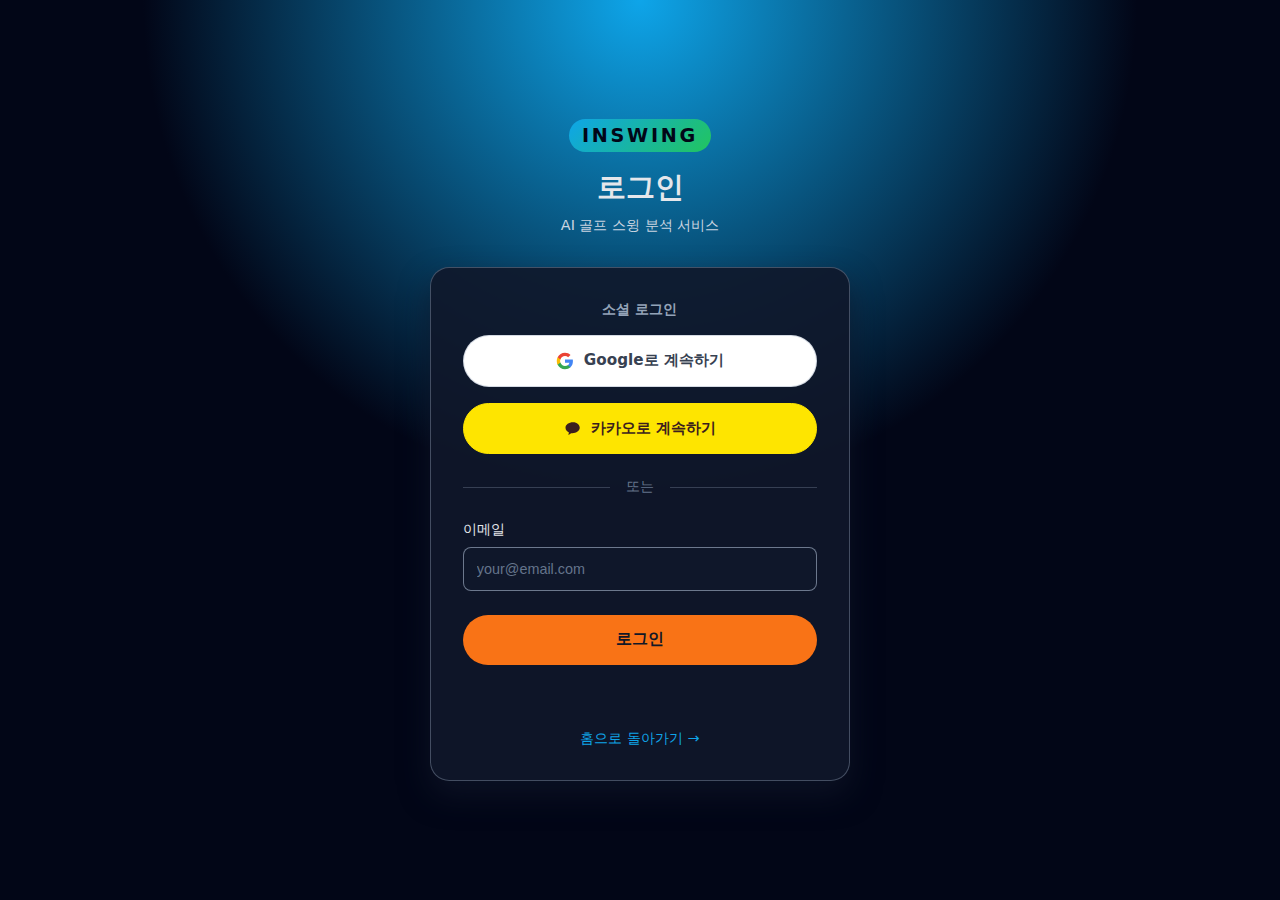
<file: app/routine.html>
<!DOCTYPE html>
<html lang="ko">
<head>
  <meta charset="UTF-8">
  <meta name="viewport" content="width=device-width, initial-scale=1.0">
  <title>나의 성장 루틴 - INSWING</title>
  <style>
    * {
      margin: 0;
      padding: 0;
      box-sizing: border-box;
    }

    body {
      font-family: -apple-system, BlinkMacSystemFont, 'Segoe UI', Roboto, 'Helvetica Neue', Arial, sans-serif;
      background: linear-gradient(135deg, #0f172a 0%, #1e293b 100%);
      color: #e5e7eb;
      min-height: 100vh;
      padding-top: 80px;
    }

    /* 네비게이션 바 (다른 페이지와 동일 스타일) */
    .top-nav {
      position: fixed;
      top: 0;
      left: 0;
      right: 0;
      height: 64px;
      display: flex;
      justify-content: space-between;
      align-items: center;
      padding: 0 1.5rem;
      background: rgba(15, 23, 42, 0.95);
      backdrop-filter: blur(12px);
      border-bottom: 1px solid rgba(148, 163, 184, 0.3);
      box-shadow: 0 4px 12px rgba(15, 23, 42, 0.6);
      z-index: 100;
    }

    .nav-logo {
      display: flex;
      align-items: center;
      gap: 0.5rem;
      text-decoration: none;
    }

    .nav-logo-mark {
      padding: 0.2rem 0.6rem;
      border-radius: 999px;
      background: linear-gradient(135deg, #0ea5e9, #22c55e);
      color: #020617;
      font-weight: 800;
      font-size: 0.9rem;
      letter-spacing: 0.14em;
    }

    .nav-logo-text {
      color: #e5e7eb;
      font-weight: 700;
      font-size: 1rem;
      letter-spacing: 0.05em;
    }

    .nav-menu {
      display: flex;
      align-items: center;
      gap: 0.5rem;
    }

    .nav-link {
      padding: 0.5rem 1rem;
      border-radius: 999px;
      color: #94a3b8;
      text-decoration: none;
      font-size: 0.9rem;
      font-weight: 500;
      transition: all 0.2s;
      border: 1px solid transparent;
    }

    .nav-link:hover {
      color: #e5e7eb;
      background: rgba(148, 163, 184, 0.1);
      border-color: rgba(148, 163, 184, 0.3);
    }

    .nav-link.active {
      color: #0ea5e9;
      background: rgba(14, 165, 233, 0.1);
      border-color: rgba(14, 165, 233, 0.3);
    }

    .nav-link.logout {
      color: #f97316;
    }

    .nav-link.logout:hover {
      background: rgba(249, 115, 22, 0.1);
      border-color: rgba(249, 115, 22, 0.3);
    }

    /* 메인 레이아웃 */
    .container {
      max-width: 1200px;
      margin: 2rem auto;
      padding: 0 1rem;
    }

    .page-title {
      font-size: 1.9rem;
      font-weight: 700;
      margin-bottom: 0.4rem;
      background: linear-gradient(135deg, #0ea5e9, #22c55e);
      -webkit-background-clip: text;
      -webkit-text-fill-color: transparent;
      background-clip: text;
    }

    .page-subtitle {
      color: #94a3b8;
      font-size: 0.95rem;
      margin-bottom: 1.8rem;
    }

    .grid {
      display: grid;
      grid-template-columns: 1.2fr 1fr;
      gap: 1.5rem;
      margin-bottom: 1.5rem;
    }

    .card {
      background: rgba(30, 41, 59, 0.9);
      border-radius: 16px;
      padding: 1.7rem 1.8rem;
      border: 1px solid rgba(148, 163, 184, 0.25);
      box-shadow: 0 14px 40px rgba(15, 23, 42, 0.7);
    }

    .card-title {
      font-size: 1.2rem;
      font-weight: 600;
      margin-bottom: 0.4rem;
      color: #e5e7eb;
    }

    .card-subtitle {
      font-size: 0.85rem;
      color: #9ca3af;
      margin-bottom: 1.2rem;
    }

    /* 상단 요약 카드 */
    .summary-row {
      display: flex;
      flex-wrap: wrap;
      gap: 0.9rem;
      margin-top: 0.8rem;
    }

    .summary-pill {
      padding: 0.55rem 0.85rem;
      border-radius: 999px;
      font-size: 0.8rem;
      border: 1px solid rgba(148, 163, 184, 0.5);
      background: rgba(15, 23, 42, 0.8);
      display: inline-flex;
      align-items: center;
      gap: 0.45rem;
    }

    .summary-label {
      color: #9ca3af;
    }

    .summary-value {
      font-weight: 600;
      color: #e5e7eb;
    }

    /* 오늘의 루틴 카드 */
    .routine-main {
      display: flex;
      flex-direction: column;
      gap: 1rem;
    }

    .routine-badge {
      display: inline-flex;
      align-items: center;
      gap: 0.4rem;
      padding: 0.25rem 0.7rem;
      border-radius: 999px;
      background: rgba(34, 197, 94, 0.1);
      border: 1px solid rgba(34, 197, 94, 0.6);
      font-size: 0.8rem;
      color: #bbf7d0;
    }

    .routine-main-text {
      font-size: 1rem;
      line-height: 1.6;
      color: #e5e7eb;
    }

    .routine-focus-label {
      font-size: 0.82rem;
      color: #9ca3af;
      margin-top: 0.2rem;
      margin-bottom: 0.4rem;
    }

    .focus-tags {
      display: flex;
      flex-wrap: wrap;
      gap: 0.4rem;
      margin-bottom: 0.4rem;
    }

    .focus-tag {
      padding: 0.28rem 0.7rem;
      border-radius: 999px;
      font-size: 0.78rem;
      border: 1px solid rgba(96, 165, 250, 0.7);
      background: rgba(15, 23, 42, 0.8);
      color: #bfdbfe;
    }

    .routine-meta {
      display: flex;
      flex-wrap: wrap;
      gap: 0.7rem;
      font-size: 0.8rem;
      color: #9ca3af;
    }

    .routine-meta span {
      display: inline-flex;
      align-items: center;
      gap: 0.3rem;
    }

    .routine-actions {
      margin-top: 1rem;
      display: flex;
      flex-wrap: wrap;
      gap: 0.7rem;
    }

    .btn {
      padding: 0.65rem 1.3rem;
      border-radius: 999px;
      border: none;
      font-size: 0.9rem;
      font-weight: 600;
      cursor: pointer;
      transition: all 0.2s;
      display: inline-flex;
      align-items: center;
      justify-content: center;
      gap: 0.3rem;
      text-decoration: none;
    }

    .btn-primary {
      background: linear-gradient(135deg, #0ea5e9, #22c55e);
      color: #020617;
    }

    .btn-primary:hover {
      transform: translateY(-1px);
      box-shadow: 0 8px 20px rgba(34, 197, 94, 0.4);
    }

    .btn-outline {
      border: 1px solid rgba(148, 163, 184, 0.6);
      background: transparent;
      color: #e5e7eb;
    }

    .btn-outline:hover {
      background: rgba(148, 163, 184, 0.15);
    }

    .btn-disabled {
      opacity: 0.45;
      cursor: default;
      pointer-events: none;
    }

    /* 최근 7일 카드 (간단 그래프 느낌 바) */
    .stat-list {
      display: flex;
      flex-direction: column;
      gap: 0.6rem;
      margin-top: 0.4rem;
    }

    .stat-item {
      font-size: 0.82rem;
      color: #9ca3af;
    }

    .stat-label-row {
      display: flex;
      justify-content: space-between;
      margin-bottom: 0.2rem;
    }

    .stat-bar {
      position: relative;
      height: 6px;
      border-radius: 999px;
      background: rgba(15, 23, 42, 0.9);
      overflow: hidden;
    }

    .stat-bar-fill {
      position: absolute;
      left: 0;
      top: 0;
      bottom: 0;
      border-radius: 999px;
      background: linear-gradient(90deg, #0ea5e9, #22c55e);
      width: 40%;
    }

    /* 대표 스윙 카드 */
    .best-swing {
      display: flex;
      flex-direction: column;
      gap: 0.9rem;
    }

    .best-swing-thumb {
      position: relative;
      border-radius: 12px;
      overflow: hidden;
      border: 1px solid rgba(148, 163, 184, 0.4);
      cursor: pointer;
      background: rgba(15, 23, 42, 0.9);
    }

    .best-swing-thumb-inner {
      padding-top: 56%;
      position: relative;
      width: 100%;
    }

    .best-swing-thumb-inner video {
      position: absolute;
      top: 0;
      left: 0;
      width: 100%;
      height: 100%;
      object-fit: cover;
      border-radius: 12px;
    }

    .best-swing-thumb-inner span {
      position: absolute;
      left: 50%;
      top: 50%;
      transform: translate(-50%, -50%);
      font-size: 0.9rem;
      color: #9ca3af;
      z-index: 1;
    }

    .best-swing-meta {
      font-size: 0.85rem;
      color: #9ca3af;
      display: flex;
      flex-direction: column;
      gap: 0.25rem;
    }

    .best-swing-tags {
      display: flex;
      flex-wrap: wrap;
      gap: 0.4rem;
      margin-top: 0.2rem;
    }

    .best-swing-tag {
      padding: 0.2rem 0.55rem;
      border-radius: 999px;
      font-size: 0.75rem;
      border: 1px solid rgba(251, 191, 36, 0.8);
      color: #facc15;
      background: rgba(15, 23, 42, 0.8);
    }

    /* 하단 섹션 : 패턴 요약 */
    .bottom-grid {
      display: grid;
      grid-template-columns: 1.1fr 1fr;
      gap: 1.5rem;
      margin-top: 1.5rem;
      margin-bottom: 2rem;
    }

    .pattern-list {
      list-style: none;
      display: flex;
      flex-direction: column;
      gap: 0.5rem;
      font-size: 0.85rem;
      color: #9ca3af;
    }

    .pattern-list li::before {
      content: "• ";
      color: #22c55e;
    }

    .empty-state {
      font-size: 0.9rem;
      color: #9ca3af;
      text-align: center;
      padding: 1.5rem 0.5rem;
    }

    /* 토스트 */
    .toast {
      position: fixed;
      left: 50%;
      bottom: 24px;
      transform: translateX(-50%);
      background: rgba(15, 23, 42, 0.95);
      border-radius: 999px;
      padding: 0.6rem 1.2rem;
      font-size: 0.85rem;
      color: #e5e7eb;
      border: 1px solid rgba(52, 211, 153, 0.7);
      box-shadow: 0 10px 25px rgba(15, 23, 42, 0.7);
      opacity: 0;
      pointer-events: none;
      transition: opacity 0.25s ease-out, transform 0.25s ease-out;
      z-index: 200;
    }

    .toast.show {
      opacity: 1;
      transform: translate(-50%, -6px);
    }

    @media (max-width: 992px) {
      .grid,
      .bottom-grid {
        grid-template-columns: 1fr;
      }
    }

    @media (max-width: 768px) {
      .top-nav {
        height: 56px;
        padding: 0 1rem;
      }

      body {
        padding-top: 72px;
      }

      .nav-logo-text {
        display: none;
      }

      .nav-link {
        padding: 0.4rem 0.7rem;
        font-size: 0.8rem;
      }

      .card {
        padding: 1.4rem 1.4rem;
      }

      .page-title {
        font-size: 1.6rem;
      }
    }
  </style>
</head>
<body>
  <!-- 네비게이션 바 -->
  <nav class="top-nav">
    <a href="/ko/index.html" class="nav-logo">
      <span class="nav-logo-mark">INS</span>
      <span class="nav-logo-text">WING</span>
    </a>
    <div class="nav-menu">
      <a href="/app/upload.html" class="nav-link">업로드</a>
      <a href="/app/history.html" class="nav-link">히스토리</a>
      <a href="/app/routine.html" class="nav-link ">루틴</a>
      <a href="#" onclick="logout(); return false;" class="nav-link logout">로그아웃</a>
    </div>
  </nav>

  <div class="container">
    <h1 class="page-title">나의 성장 루틴</h1>
    <p class="page-subtitle">
      최근 스윙 데이터를 바탕으로 오늘 집중해야 할 포인트를 정리한 페이지입니다.
      업로드가 많아질수록 INSwing 코치가 <span id="userNameSubtitle">님</span> 패턴을 더 똑똑하게 기억합니다.
    </p>

    <!-- 상단 그리드: 오늘 루틴 / 최근 7일 -->
    <div class="grid">
      <!-- 오늘의 루틴 카드 -->
      <section class="card">
        <div class="routine-main">
          <div>
            <div class="card-title">오늘의 루틴</div>
            <div class="card-subtitle" id="routineDateText">2025년 11월 30일 · v0 (더미 데이터)</div>
          </div>

          <span class="routine-badge" id="routineGoalBadge">
            오늘 목표 · 방향성과 피니시 안정감
          </span>

          <p class="routine-main-text" id="routineMainText">
            최근 2주 동안 <strong>머리 흔들림</strong>과 <strong>피니시 불안정</strong> 태그가 자주 등장하고 있습니다.
            오늘은 “머리 고정”과 “피니시 끝까지 유지” 두 가지만 신경 쓰는 루틴으로 가볍게 스윙해 보세요.
          </p>

          <div>
            <div class="routine-focus-label">오늘의 포커스 태그</div>
            <div class="focus-tags" id="focusTagContainer">
              <!-- JS에서 채움 -->
            </div>
          </div>

          <div class="routine-meta" id="routineMeta">
            <span><span style="width:6px;height:6px;border-radius:999px;background:#22c55e;display:inline-block;"></span> 최근 14일 스윙 23개</span>
            <span>평균 점수 58점 · 최고 72점</span>
            <span>드라이버 위주 · 정면 촬영 80%</span>
          </div>

          <div class="routine-actions">
            <button class="btn btn-primary" id="btnStartRoutine">
              오늘 루틴 시작하기
            </button>
            <button class="btn btn-outline btn-disabled" id="btnEndRoutine">
              오늘 루틴 마무리
            </button>
          </div>
        </div>
      </section>

      <!-- 최근 7일 카드 -->
      <section class="card">
        <div class="card-title">최근 7일 스윙 리포트</div>
        <p class="card-subtitle">
          간단한 흐름만 먼저 보여주는 v0 화면입니다. 추후 API와 그래프를 연결할 예정입니다.
        </p>

        <div class="stat-list" id="recentStatList">
          <!-- JS에서 더미 데이터 채움 -->
        </div>
      </section>
    </div>

    <!-- 하단: 패턴 요약 / 대표 스윙 -->
    <div class="bottom-grid">
      <!-- 패턴 요약 -->
      <section class="card">
        <div class="card-title">나의 패턴 요약 (베타)</div>
        <p class="card-subtitle">
          최근 스윙에 자주 등장한 AI 태그를 기준으로 <span id="userNamePattern">님</span>의 강점과 약점을 간단히 정리한 영역입니다.
        </p>
        <ul class="pattern-list" id="patternList">
          <!-- JS에서 더미 텍스트 채움 -->
        </ul>
      </section>

      <!-- 대표 스윙 -->
      <section class="card">
        <div class="card-title">최근 대표 스윙</div>
        <p class="card-subtitle">
          최근 업로드 중 점수가 높고 느낌(feeling)이 좋았던 스윙 하나를 대표 샷으로 추천합니다.
        </p>

        <div class="best-swing" id="bestSwingSection">
          <div class="best-swing-thumb" id="bestSwingThumb">
            <div class="best-swing-thumb-inner">
              <span>대표 스윙 영상 썸네일 (추후 API 연결)</span>
            </div>
          </div>

          <div class="best-swing-meta">
            <div id="bestSwingTitle">드라이버 / 정면 · 점수 72점</div>
            <div id="bestSwingDate">2025. 11. 29. 오후 2:41</div>
            <div class="best-swing-tags" id="bestSwingTags">
              <!-- JS에서 태그 채움 -->
            </div>
          </div>

          <button class="btn btn-outline" id="btnGoBestSwing">
            대표 스윙 상세보기
          </button>
        </div>

        <div class="empty-state" id="noSwingState" style="display:none;">
          최근 업로드된 스윙이 없습니다.  
          먼저 스윙을 업로드하면 이 영역에 대표 스윙이 나타납니다.
        </div>
      </section>
    </div>
  </div>

  <div id="toast" class="toast"></div>

  <script src="/app/js/app.js"></script>
  <script>
  // 1) 로그인 체크
  requireLogin();

  // 2) DOM 캐시
  const focusTagContainer = document.getElementById('focusTagContainer');
  const recentStatList    = document.getElementById('recentStatList');
  const patternList       = document.getElementById('patternList');
  const bestSwingSection  = document.getElementById('bestSwingSection');
  const noSwingState      = document.getElementById('noSwingState');
  const bestSwingTags     = document.getElementById('bestSwingTags');
  const btnStartRoutine   = document.getElementById('btnStartRoutine');
  const btnEndRoutine     = document.getElementById('btnEndRoutine');
  const btnGoBestSwing    = document.getElementById('btnGoBestSwing');
  const bestSwingThumb    = document.getElementById('bestSwingThumb');
  const toastEl           = document.getElementById('toast');

  // 3) 토스트
  function showToast(message) {
    if (!toastEl) return;
    toastEl.textContent = message;
    toastEl.classList.add('show');
    setTimeout(() => {
      toastEl.classList.remove('show');
    }, 2000);
  }

  // 4) 루틴 데이터 렌더링
  function renderRoutine(data) {
    const routineDateText  = document.getElementById('routineDateText');
    const routineGoalBadge = document.getElementById('routineGoalBadge');
    const routineMainText  = document.getElementById('routineMainText');

    // 사용자 이름 업데이트
    const userName = data.user_name || null;
    const userNameText = userName ? `${userName}님` : '님';
    const userNameSubtitle = document.getElementById('userNameSubtitle');
    const userNamePattern = document.getElementById('userNamePattern');
    if (userNameSubtitle) userNameSubtitle.textContent = userNameText;
    if (userNamePattern) userNamePattern.textContent = userNameText;

    routineDateText.textContent = data.date_text || '오늘 루틴';
    routineGoalBadge.textContent = data.goal_text
      ? `오늘 목표 · ${data.goal_text}`
      : '오늘 목표 · 가볍게 리듬 만들기';

    if (data.patterns && data.patterns.length) {
      routineMainText.textContent = data.patterns[0];
    }

    // 포커스 태그
    focusTagContainer.innerHTML = '';
    (data.focus_tags || []).forEach(tag => {
      const span = document.createElement('span');
      span.className = 'focus-tag';
      span.textContent = tag;
      focusTagContainer.appendChild(span);
    });

    // 최근 통계
    recentStatList.innerHTML = '';
    (data.recent_stats || []).forEach(stat => {
      const item = document.createElement('div');
      item.className = 'stat-item';

      const labelRow = document.createElement('div');
      labelRow.className = 'stat-label-row';
      labelRow.innerHTML = `<span>${stat.label}</span><span>${stat.value_text}</span>`;

      const bar  = document.createElement('div');
      bar.className = 'stat-bar';
      const fill = document.createElement('div');
      fill.className = 'stat-bar-fill';
      const r = Math.min(Math.max(stat.ratio || 0, 0), 1);
      fill.style.width = `${r * 100}%`;
      bar.appendChild(fill);

      item.appendChild(labelRow);
      item.appendChild(bar);
      recentStatList.appendChild(item);
    });

    // 패턴 리스트
    patternList.innerHTML = '';
    (data.patterns || []).forEach(text => {
      const li = document.createElement('li');
      li.textContent = text;
      patternList.appendChild(li);
    });

    // 대표 스윙
    if (!data.best_swing || !data.best_swing.exists) {
      bestSwingSection.style.display = 'none';
      noSwingState.style.display = 'block';
    } else {
      bestSwingSection.style.display = 'flex';
      noSwingState.style.display = 'none';

      const bs = data.best_swing;
      document.getElementById('bestSwingTitle').textContent = bs.title;
      document.getElementById('bestSwingDate').textContent  = bs.date_text;

      bestSwingTags.innerHTML = '';
      (bs.tags || []).forEach(t => {
        const span = document.createElement('span');
        span.className = 'best-swing-tag';
        span.textContent = t;
        bestSwingTags.appendChild(span);
      });

      // 비디오 썸네일 표시
      const thumbInner = bestSwingThumb.querySelector('.best-swing-thumb-inner');
      if (thumbInner) {
        thumbInner.innerHTML = ''; // 기존 텍스트 제거
        
        if (bs.video_url) {
          const video = document.createElement('video');
          video.src = bs.video_url;
          video.muted = true;
          video.playsInline = true;
          video.preload = 'metadata';
          video.style.width = '100%';
          video.style.height = '100%';
          video.style.objectFit = 'cover';
          video.style.borderRadius = '12px';
          
          // 첫 프레임 표시를 위해 로드
          video.addEventListener('loadedmetadata', () => {
            video.currentTime = 0.1; // 첫 프레임 근처로 이동
          });
          
          thumbInner.appendChild(video);
        } else {
          // 비디오 URL이 없으면 플레이스홀더 표시
          const placeholder = document.createElement('span');
          placeholder.textContent = '비디오 없음';
          placeholder.style.position = 'absolute';
          placeholder.style.left = '50%';
          placeholder.style.top = '50%';
          placeholder.style.transform = 'translate(-50%, -50%)';
          placeholder.style.fontSize = '0.9rem';
          placeholder.style.color = '#9ca3af';
          thumbInner.appendChild(placeholder);
        }
      }

      const goResult = () => {
        window.location.href = `/app/result.html?id=${bs.id}`;
      };
      btnGoBestSwing.onclick = goResult;
      bestSwingThumb.onclick = goResult;
    }
  }

  // 5) 버튼 상태 동기화 (단일 함수)
  function syncRoutineButtons(isActive) {
    if (isActive) {
      // 진행 중: 시작 비활성, 마무리 활성
      btnStartRoutine.classList.add('btn-disabled');
      btnStartRoutine.disabled = true;

      btnEndRoutine.classList.remove('btn-disabled');
      btnEndRoutine.disabled = false;
    } else {
      // 진행 중 아님: 시작 활성, 마무리 비활성
      btnStartRoutine.classList.remove('btn-disabled');
      btnStartRoutine.disabled = false;

      btnEndRoutine.classList.add('btn-disabled');
      btnEndRoutine.disabled = true;
    }
  }

  // 6) 현재 루틴 진행 여부 조회
  async function loadRoutineActive() {
    try {
      const res = await apiFetch('/routine/active');
      if (!res.ok) throw new Error('ACTIVE_ROUTINE_FAILED');
      const data = await res.json();
      syncRoutineButtons(!!data.active);
    } catch (err) {
      console.error('루틴 상태 로드 오류:', err);
      // 실패 시 기본 상태: 진행 중 아님
      syncRoutineButtons(false);
    }
  }

  // 7) 버튼 액션 – 실제 API 연동
  btnStartRoutine.addEventListener('click', async () => {
    try {
      const res = await apiFetch('/routine/start', { method: 'POST' });
      const data = await res.json();

      if (!res.ok || !data.ok) throw new Error(data.message || 'START_ROUTINE_ERROR');

      showToast('오늘 루틴을 시작했습니다. 스윙을 업로드해 볼까요?');
      syncRoutineButtons(true);

      // 🔥 업로드 페이지로 이동
      setTimeout(() => {
        window.location.href = '/app/upload.html';
      }, 900);
    } catch (err) {
      console.error('루틴 시작 오류:', err);
      showToast('루틴 시작에 실패했습니다.');
    }
  });


  btnEndRoutine.addEventListener('click', async () => {
    try {
      const res = await apiFetch('/routine/end', { method: 'POST' });
      const data = await res.json();

      if (!res.ok || !data.ok) {
        throw new Error(data.message || 'END_ROUTINE_ERROR');
      }

      showToast('오늘 루틴을 마무리했습니다. 수고하셨습니다!');
      syncRoutineButtons(false);
    } catch (err) {
      console.error('루틴 마무리 오류:', err);
      showToast('루틴 마무리에 실패했습니다.');
    }
  });

  // 8) 오늘 루틴 데이터 로드
  async function loadRoutine() {
    try {
      const res = await apiFetch('/routine/today');
      if (!res.ok) throw new Error('ROUTINE_TODAY_FAILED');
      const data = await res.json();
      renderRoutine(data);
    } catch (err) {
      console.error('루틴 로드 오류:', err);
      showToast('루틴 정보를 불러오지 못했습니다.');
    }
  }

  // 9) 초기 로딩
  loadRoutine();
  loadRoutineActive();
</script>



</body>
</html>
</file>
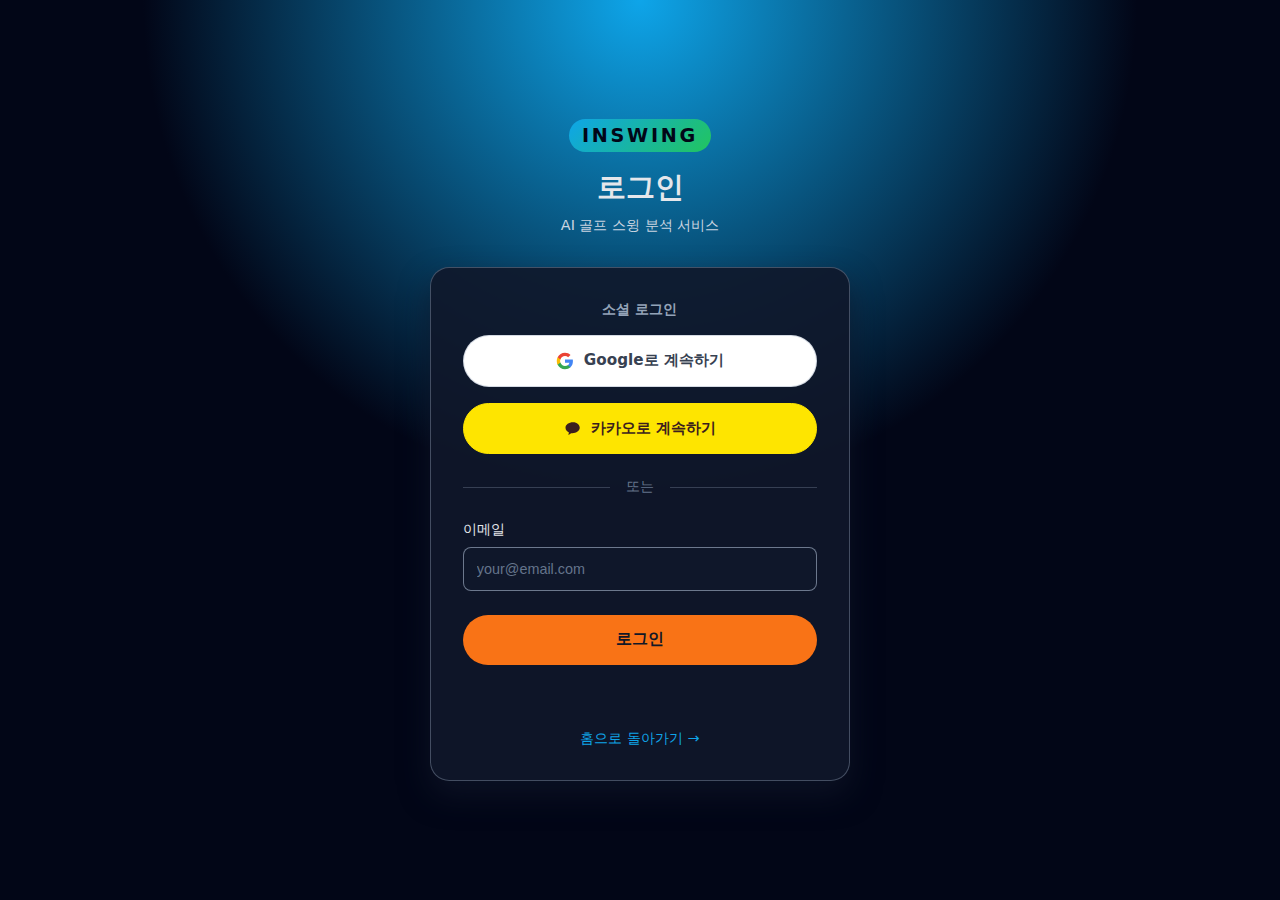
<file: app/training.html>
<!DOCTYPE html>
<html lang="ko">
<head>
    <meta charset="UTF-8">
    <meta name="viewport" content="width=device-width, initial-scale=1.0">
    <title>트레이닝 - INSWING</title>
    <style>
        * {
            margin: 0;
            padding: 0;
            box-sizing: border-box;
        }

        body {
            font-family: -apple-system, BlinkMacSystemFont, 'Segoe UI', Roboto, 'Helvetica Neue', Arial, sans-serif;
            background: linear-gradient(135deg, #0f172a 0%, #1e293b 100%);
            color: #e5e7eb;
            min-height: 100vh;
            padding-top: 80px;
        }

        /* 네비게이션 바 */
        .top-nav {
            position: fixed;
            top: 0;
            left: 0;
            right: 0;
            height: 64px;
            display: flex;
            justify-content: space-between;
            align-items: center;
            padding: 0 1.5rem;
            background: rgba(15, 23, 42, 0.95);
            backdrop-filter: blur(12px);
            border-bottom: 1px solid rgba(148, 163, 184, 0.3);
            box-shadow: 0 4px 12px rgba(15, 23, 42, 0.6);
            z-index: 100;
        }

        .nav-logo {
            display: flex;
            align-items: center;
            gap: 0.5rem;
            text-decoration: none;
        }

        .nav-logo-mark {
            padding: 0.2rem 0.6rem;
            border-radius: 999px;
            background: linear-gradient(135deg, #0ea5e9, #22c55e);
            color: #020617;
            font-weight: 800;
            font-size: 0.9rem;
            letter-spacing: 0.14em;
        }

        .nav-logo-text {
            color: #e5e7eb;
            font-weight: 700;
            font-size: 1rem;
            letter-spacing: 0.05em;
        }

        .nav-menu {
            display: flex;
            align-items: center;
            gap: 0.5rem;
        }

        .nav-link {
            padding: 0.5rem 1rem;
            border-radius: 999px;
            color: #94a3b8;
            text-decoration: none;
            font-size: 0.9rem;
            font-weight: 500;
            transition: all 0.2s;
            border: 1px solid transparent;
            white-space: nowrap; /* 한글 메뉴 줄바꿈 방지 */
        }

        .nav-link:hover {
            color: #e5e7eb;
            background: rgba(148, 163, 184, 0.1);
            border-color: rgba(148, 163, 184, 0.3);
        }

        .nav-link.active {
            color: #0ea5e9;
            background: rgba(14, 165, 233, 0.1);
            border-color: rgba(14, 165, 233, 0.3);
        }

        .nav-link.logout {
            color: #f97316;
        }

        .nav-link.logout:hover {
            background: rgba(249, 115, 22, 0.1);
            border-color: rgba(249, 115, 22, 0.3);
        }

        /* 메인 컨텐츠 */
        .container {
            max-width: 1200px;
            margin: 2rem auto;
            padding: 0 1.5rem;
        }

        .card {
            background: rgba(15, 23, 42, 0.6);
            border: 1px solid rgba(148, 163, 184, 0.2);
            border-radius: 16px;
            padding: 1.5rem;
            margin-bottom: 1.5rem;
            box-shadow: 0 4px 12px rgba(0, 0, 0, 0.3);
        }

        .section-title {
            font-size: 1.2rem;
            font-weight: 600;
            color: #e5e7eb;
            margin-bottom: 0.5rem;
        }

        .btn-primary {
            padding: 0.75rem 1.5rem;
            border-radius: 8px;
            border: none;
            background: linear-gradient(135deg, #0ea5e9, #22c55e);
            color: #020617;
            font-weight: 600;
            cursor: pointer;
            transition: all 0.2s;
            font-size: 0.95rem;
        }

        .btn-primary:hover:not(:disabled) {
            transform: translateY(-1px);
            box-shadow: 0 4px 12px rgba(14, 165, 233, 0.4);
        }

        .btn-primary:disabled {
            opacity: 0.6;
            cursor: not-allowed;
        }

        /* 트레이닝 전용 스타일 */
        .training-title {
            font-size: 1.6rem;
            margin-bottom: 0.5rem;
            color: #e5e7eb;
        }

        .training-subtitle {
            font-size: 0.9rem;
            color: #94a3b8;
            margin-bottom: 1rem;
        }

        .training-card {
            margin-bottom: 1.5rem;
        }

        .training-focus-list {
            list-style: none;
            margin: 0;
            padding: 0;
            display: flex;
            flex-direction: column;
            gap: 0.9rem;
        }

        .training-focus-list h3 {
            font-size: 1rem;
            color: #e5e7eb;
            margin-bottom: 0.2rem;
        }

        .training-focus-list p {
            font-size: 0.85rem;
            color: #9ca3af;
            line-height: 1.5;
        }

        .training-routine-list {
            list-style: none;
            padding: 0;
            margin: 0.8rem 0 1rem;
            display: flex;
            flex-direction: column;
            gap: 0.6rem;
        }

        .training-routine-list label {
            font-size: 0.9rem;
            color: #cbd5e1;
            display: flex;
            gap: 0.5rem;
            align-items: center;
            cursor: pointer;
        }

        .training-routine-list input[type='checkbox'] {
            width: 16px;
            height: 16px;
            cursor: pointer;
        }

        .training-summary {
            font-size: 0.9rem;
            color: #e5e7eb;
            line-height: 1.6;
            margin-bottom: 0.8rem;
        }

        .training-memo-label {
            display: block;
            font-size: 0.85rem;
            color: #9ca3af;
            margin-bottom: 0.3rem;
        }

        .training-memo-input {
            width: 100%;
            min-height: 80px;
            border-radius: 8px;
            border: 1px solid rgba(148, 163, 184, 0.5);
            background: rgba(15, 23, 42, 0.8);
            color: #e5e7eb;
            font-size: 0.9rem;
            padding: 0.6rem 0.75rem;
            resize: vertical;
        }

        .training-memo-input:focus {
            outline: none;
            border-color: #0ea5e9;
            background: rgba(15, 23, 42, 0.95);
        }

        .training-save-btn {
            margin-top: 0.6rem;
            opacity: 0.6;
            cursor: not-allowed;
        }

        /* 모바일 대응 */
        @media (max-width: 768px) {
            .top-nav {
                height: 56px;
                padding: 0 0.75rem;
                overflow-x: auto; /* 너무 좁으면 가로 스크롤로 처리 */
            }

            body {
                padding-top: 72px;
            }

            .nav-logo-text {
                display: none;
            }

            .nav-menu {
                gap: 0.3rem;
                flex-wrap: nowrap; /* 줄바꿈 없이 한 줄 유지 */
            }

            .nav-link {
                padding: 0.35rem 0.65rem;
                font-size: 0.78rem;
            }

            .container {
                padding: 0 1rem;
            }

            .card {
                padding: 1.2rem;
            }

            .training-title {
                font-size: 1.4rem;
            }
        }
    </style>
</head>
<body>
    <!-- 네비게이션 바 -->
    <nav class="top-nav">
        <a href="/ko/index.html" class="nav-logo">
            <span class="nav-logo-mark">INS</span>
            <span class="nav-logo-text">WING</span>
        </a>
        <div class="nav-menu">
            <a href="/app/upload.html" class="nav-link">업로드</a>
            <a href="/app/history.html" class="nav-link">히스토리</a>
            <a href="/app/training.html" class="nav-link active">트레이닝</a>
            <a href="/app/routine.html" class="nav-link">루틴</a>
            <a href="#" onclick="logout(); return false;" class="nav-link logout">로그아웃</a>
        </div>
    </nav>

    <!-- 메인 컨텐츠 -->
    <div class="container">
        <!-- ① 오늘의 핵심 포인트 카드 -->
        <div class="card training-card">
            <h1 class="training-title">오늘 이 스윙으로 집중할 3가지</h1>
            <p class="training-subtitle">
                방금 분석한 스윙을 기준으로, 오늘 연습장에서 꼭 챙기면 좋은 포인트입니다.
            </p>

            <ol class="training-focus-list">
                <li>
                    <h3>1. 피니시 균형 유지</h3>
                    <p>임팩트 후 왼발 위에 머리를 세우는 느낌으로 3초간 피니시를 유지합니다.</p>
                </li>
                <li>
                    <h3>2. 템포 3:1 리듬 만들기</h3>
                    <p>백스윙 3박, 다운스윙 1박의 일정한 리듬을 의식하면서 스윙합니다.</p>
                </li>
                <li>
                    <h3>3. 상체 고정 & 체중 이동</h3>
                    <p>머리는 고정하고, 오른발에서 왼발로 체중이 자연스럽게 넘어가는 느낌을 찾습니다.</p>
                </li>
            </ol>
        </div>

        <!-- ② 연습 루틴 카드 (체크 UI) -->
        <div class="card training-card">
            <h2 class="section-title">오늘 연습 루틴</h2>
            <p class="training-subtitle">
                연습이 끝난 후 아래 항목들을 체크해 보세요. 루틴 달성이 쌓이면 실력이 안정됩니다.
            </p>

            <ul class="training-routine-list">
                <li>
                    <label>
                        <input type="checkbox" />
                        드라이버 피니시 3초 유지 20회
                    </label>
                </li>
                <li>
                    <label>
                        <input type="checkbox" />
                        7번 아이언 템포 3:1 스윙 30회
                    </label>
                </li>
                <li>
                    <label>
                        <input type="checkbox" />
                        웜업 스트레칭 10분 + 셋업 루틴 10회
                    </label>
                </li>
            </ul>

            <button class="btn-primary training-save-btn" disabled>
                (향후) 오늘 루틴 완료로 저장
            </button>
        </div>

        <!-- ③ 코칭 요약 & 메모 카드 -->
        <div class="card training-card">
            <h2 class="section-title">오늘 코칭 한 줄 요약</h2>
            <p class="training-summary">
                피니시에서 상체가 먼저 풀리는 경향이 있으니, 왼발 위에 머리를 세운다는 느낌으로
                균형을 잡아보세요. 오늘은 '균형 잡힌 피니시' 하나만 기억해도 좋습니다.
            </p>

            <label for="trainingMemo" class="training-memo-label">
                오늘 연습 후 느낀 점을 간단히 남겨보세요. (나만 보는 메모)
            </label>
            <textarea
                id="trainingMemo"
                class="training-memo-input"
                placeholder="예: 피니시는 좋아졌는데, 긴 아이언에서 템포가 다시 빨라지는 느낌이었다."
            ></textarea>
        </div>
    </div>

    <!-- 스크립트 -->
    <script src="/app/js/app.js"></script>
    <script>
        // 로그인 체크
        requireLogin();

        // (향후) training.js로 분리 예정
    </script>
</body>
</html>
</file>
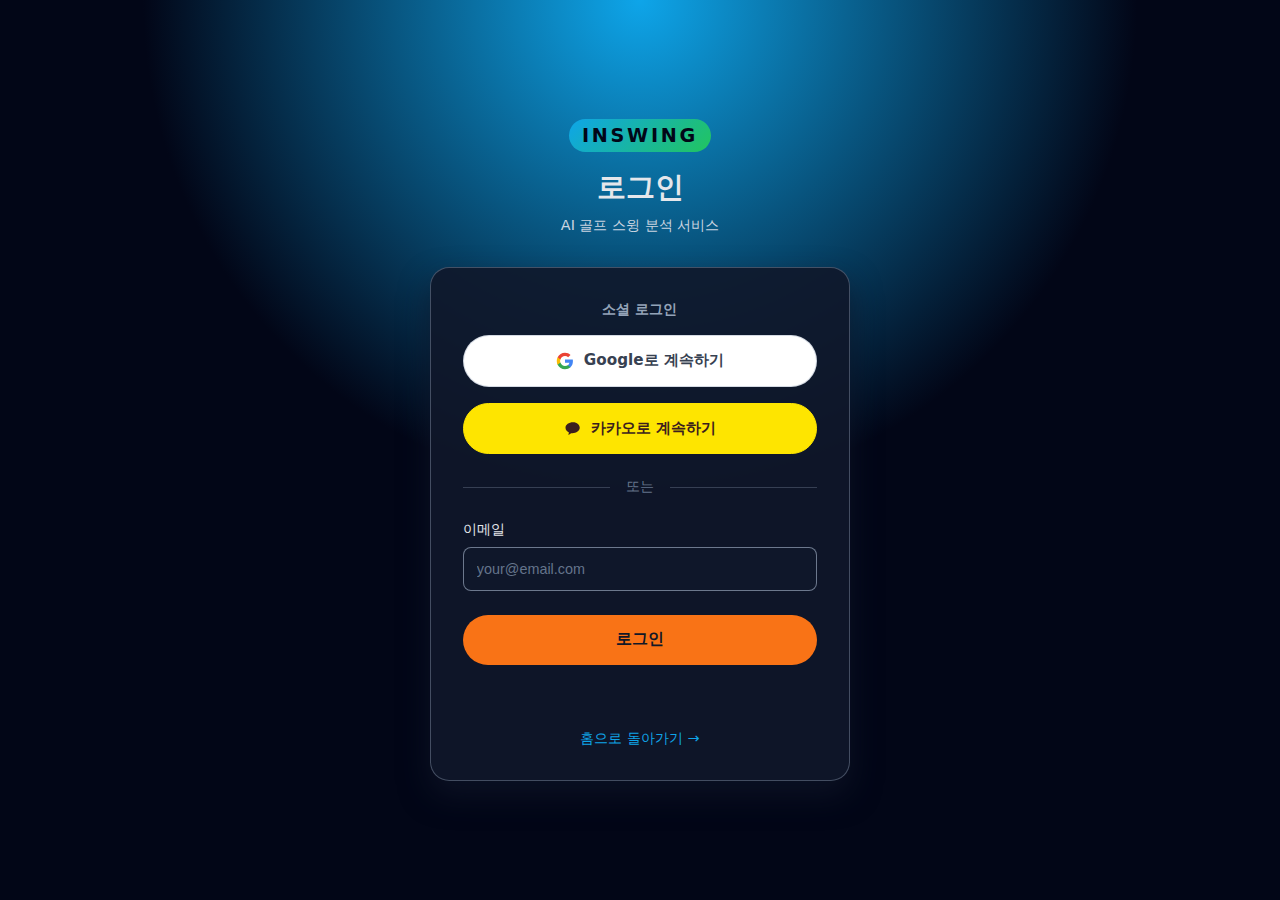
<file: app/upload.html>
<!DOCTYPE html>
<html lang="ko">
<head>
    <meta charset="UTF-8">
    <meta name="viewport" content="width=device-width, initial-scale=1.0">
    <title>스윙 업로드 - INSWING</title>
    <style>
        * {
            margin: 0;
            padding: 0;
            box-sizing: border-box;
        }

        body {
            font-family: -apple-system, BlinkMacSystemFont, 'Segoe UI', Roboto, 'Helvetica Neue', Arial, sans-serif;
            background: linear-gradient(135deg, #0f172a 0%, #1e293b 100%);
            color: #e5e7eb;
            min-height: 100vh;
            padding-top: 80px;
        }

        /* 네비게이션 바 */
        .top-nav {
            position: fixed;
            top: 0;
            left: 0;
            right: 0;
            height: 64px;
            display: flex;
            justify-content: space-between;
            align-items: center;
            padding: 0 1.5rem;
            background: rgba(15, 23, 42, 0.95);
            backdrop-filter: blur(12px);
            border-bottom: 1px solid rgba(148, 163, 184, 0.3);
            box-shadow: 0 4px 12px rgba(15, 23, 42, 0.6);
            z-index: 100;
        }

        .nav-logo {
            display: flex;
            align-items: center;
            gap: 0.5rem;
            text-decoration: none;
        }

        .nav-logo-mark {
            padding: 0.2rem 0.6rem;
            border-radius: 999px;
            background: linear-gradient(135deg, #0ea5e9, #22c55e);
            color: #020617;
            font-weight: 800;
            font-size: 0.9rem;
            letter-spacing: 0.14em;
        }

        .nav-logo-text {
            color: #e5e7eb;
            font-weight: 700;
            font-size: 1rem;
            letter-spacing: 0.05em;
        }

        .nav-menu {
            display: flex;
            align-items: center;
            gap: 0.5rem;
        }

        .nav-link {
            padding: 0.5rem 1rem;
            border-radius: 999px;
            color: #94a3b8;
            text-decoration: none;
            font-size: 0.9rem;
            font-weight: 500;
            transition: all 0.2s;
            border: 1px solid transparent;
        }

        .nav-link:hover {
            color: #e5e7eb;
            background: rgba(148, 163, 184, 0.1);
            border-color: rgba(148, 163, 184, 0.3);
        }

        .nav-link.active {
            color: #0ea5e9;
            background: rgba(14, 165, 233, 0.1);
            border-color: rgba(14, 165, 233, 0.3);
        }

        .nav-link.logout {
            color: #f97316;
        }

        .nav-link.logout:hover {
            background: rgba(249, 115, 22, 0.1);
            border-color: rgba(249, 115, 22, 0.3);
        }

        /* 메인 컨텐츠 */
        .container {
            max-width: 600px;
            margin: 2rem auto;
            padding: 0 1rem;
        }

        .card {
            background: rgba(30, 41, 59, 0.8);
            border-radius: 16px;
            padding: 2rem;
            box-shadow: 0 8px 32px rgba(0, 0, 0, 0.4);
            border: 1px solid rgba(148, 163, 184, 0.2);
        }

        h1 {
            font-size: 1.8rem;
            margin-bottom: 0.5rem;
            background: linear-gradient(135deg, #0ea5e9, #22c55e);
            -webkit-background-clip: text;
            -webkit-text-fill-color: transparent;
            background-clip: text;
        }

        .subtitle {
            color: #94a3b8;
            margin-bottom: 2rem;
            font-size: 0.95rem;
        }

        .form-group {
            margin-bottom: 1.5rem;
        }

        label {
            display: block;
            margin-bottom: 0.5rem;
            color: #cbd5e1;
            font-weight: 500;
            font-size: 0.9rem;
        }

        select, input[type="file"] {
            width: 100%;
            padding: 0.75rem;
            background: rgba(15, 23, 42, 0.6);
            border: 1px solid rgba(148, 163, 184, 0.3);
            border-radius: 8px;
            color: #e5e7eb;
            font-size: 0.95rem;
            transition: all 0.2s;
        }

        select:focus, input[type="file"]:focus {
            outline: none;
            border-color: #0ea5e9;
            background: rgba(15, 23, 42, 0.8);
        }

        select option {
            background: #1e293b;
            color: #e5e7eb;
        }

        .file-input-wrapper {
            position: relative;
            overflow: hidden;
        }

        input[type="file"] {
            cursor: pointer;
        }

        input[type="file"]::file-selector-button {
            padding: 0.5rem 1rem;
            background: linear-gradient(135deg, #0ea5e9, #22c55e);
            color: #020617;
            border: none;
            border-radius: 6px;
            font-weight: 600;
            cursor: pointer;
            margin-right: 1rem;
        }

        input[type="file"]::file-selector-button:hover {
            opacity: 0.9;
        }

        .btn {
            width: 100%;
            padding: 1rem;
            background: linear-gradient(135deg, #0ea5e9, #22c55e);
            color: #020617;
            border: none;
            border-radius: 8px;
            font-size: 1rem;
            font-weight: 700;
            cursor: pointer;
            transition: all 0.3s;
            margin-top: 1rem;
        }

        .btn:hover {
            transform: translateY(-2px);
            box-shadow: 0 8px 20px rgba(14, 165, 233, 0.4);
        }

        .btn:disabled {
            opacity: 0.5;
            cursor: not-allowed;
            transform: none;
        }

        .loading {
            text-align: center;
            padding: 2rem;
            color: #94a3b8;
        }

        .loading::after {
            content: '...';
            animation: dots 1.5s steps(4, end) infinite;
        }

        @keyframes dots {
            0%, 20% { content: '.'; }
            40% { content: '..'; }
            60%, 100% { content: '...'; }
        }

        .video-preview {
            margin-top: 1rem;
            border-radius: 8px;
            overflow: hidden;
            border: 1px solid rgba(148, 163, 184, 0.3);
        }

        .video-preview video {
            width: 100%;
            display: block;
        }

        @media (max-width: 768px) {
            .top-nav {
                height: 56px;
                padding: 0 1rem;
            }
            
            body {
                padding-top: 72px;
            }
            
            .nav-logo-text {
                display: none;
            }
            
            .nav-menu {
                gap: 0.3rem;
            }
            
            .nav-link {
                padding: 0.4rem 0.7rem;
                font-size: 0.8rem;
            }

            .card {
                padding: 1.5rem;
            }

            h1 {
                font-size: 1.5rem;
            }
        }
    </style>
</head>
<body>
    <!-- 네비게이션 바 -->
    <nav class="top-nav">
        <a href="/ko/index.html" class="nav-logo">
            <span class="nav-logo-mark">INS</span>
            <span class="nav-logo-text">WING</span>
        </a>
        <div class="nav-menu">
            <a href="/app/upload.html" class="nav-link">업로드</a>
            <a href="/app/history.html" class="nav-link">히스토리</a>
            <a href="#" onclick="logout(); return false;" class="nav-link logout">로그아웃</a>
        </div>
    </nav>

    <!-- 메인 컨텐츠 -->
    <div class="container">
        <div class="card">
            <h1>스윙 영상 업로드</h1>
            <p class="subtitle">골프 스윙 영상을 업로드하고 AI 분석을 받아보세요</p>

            <form id="uploadForm">
                <div class="form-group">
                    <label for="clubType">클럽 종류</label>
                    <select id="clubType" required>
                        <option value="">선택하세요</option>
                        <option value="driver">드라이버</option>
                        <option value="wood">우드</option>
                        <option value="iron">아이언</option>
                        <option value="wedge">웨지</option>
                        <option value="putter">퍼터</option>
                    </select>
                </div>

                <div class="form-group">
                    <label for="shotSide">촬영 방향</label>
                    <select id="shotSide" required>
                        <option value="">선택하세요</option>
                        <option value="front">정면</option>
                        <option value="side">측면</option>
                        <option value="back">후면</option>
                    </select>
                </div>

                <div class="form-group">
                    <label for="videoFile">영상 파일</label>
                    <div class="file-input-wrapper">
                        <input type="file" id="videoFile" accept="video/*" required>
                    </div>
                </div>

                <div id="videoPreview" class="video-preview" style="display:none;">
                    <video id="previewVideo" controls></video>
                </div>

                <button type="submit" class="btn" id="submitBtn">업로드 및 분석 시작</button>
            </form>

            <div id="loadingDiv" class="loading" style="display:none;">
                영상을 분석하고 있습니다
            </div>
        </div>
    </div>

    <script src="/app/js/app.js"></script>
    <script>
        // 로그인 체크
        requireLogin();

        const form = document.getElementById('uploadForm');
        const videoFileInput = document.getElementById('videoFile');
        const videoPreview = document.getElementById('videoPreview');
        const previewVideo = document.getElementById('previewVideo');
        const loadingDiv = document.getElementById('loadingDiv');
        const submitBtn = document.getElementById('submitBtn');

        // 비디오 파일 선택 시 미리보기
        videoFileInput.addEventListener('change', (e) => {
            const file = e.target.files[0];
            if (file) {
                const url = URL.createObjectURL(file);
                previewVideo.src = url;
                videoPreview.style.display = 'block';
            } else {
                videoPreview.style.display = 'none';
            }
        });
        // 파일 선택 시 크기 체크
        videoFileInput.addEventListener('change', (e) => {
            const file = e.target.files[0];
            if (file) {
                // 파일 크기 체크 (500MB = 500 * 1024 * 1024)
                const maxSize = 500 * 1024 * 1024; // 500MB
                if (file.size > maxSize) {
                    alert(`파일 크기가 너무 큽니다. 최대 ${maxSize / (1024 * 1024)}MB까지 업로드 가능합니다.`);
                    e.target.value = ''; // 파일 선택 초기화
                    videoPreview.style.display = 'none';
                    return;
                }
                
                const url = URL.createObjectURL(file);
                previewVideo.src = url;
                videoPreview.style.display = 'block';
            } else {
                videoPreview.style.display = 'none';
            }
        });
        // 폼 제출
        // 폼 제출
        form.addEventListener('submit', async (e) => {
            e.preventDefault();

            const clubType = document.getElementById('clubType').value;
            const shotSide = document.getElementById('shotSide').value;
            const videoFile = videoFileInput.files[0];

            if (!videoFile) {
                alert('영상 파일을 선택해주세요.');
                return;
            }

            // UI 업데이트
            submitBtn.disabled = true;
            form.style.display = 'none';
            loadingDiv.style.display = 'block';

            try {
                // FormData 생성
                const formData = new FormData();
                formData.append('video', videoFile);
                formData.append('club_type', clubType);
                formData.append('shot_side', shotSide);

                // API 호출 - 🔥 여기를 수정 🔥
                const response = await apiFetch('/swings', {  // ← /upload 제거!
                    method: 'POST',
                    body: formData,
                    headers: {} // FormData는 Content-Type 자동 설정
                });

                if (response.ok) {
                    const result = await response.json();
                    alert('업로드 완료! 분석 결과 페이지로 이동합니다.');
                    window.location.href = `/app/result.html?id=${result.swing.id}`;
                } else {
                    const error = await response.json();
                    alert('업로드 실패: ' + (error.error || '알 수 없는 오류'));
                    form.style.display = 'block';
                    loadingDiv.style.display = 'none';
                    submitBtn.disabled = false;
                }
            } catch (error) {
                console.error('업로드 오류:', error);
                alert('업로드 중 오류가 발생했습니다: ' + error.message);
                form.style.display = 'block';
                loadingDiv.style.display = 'none';
                submitBtn.disabled = false;
            }
        });
    </script>
</body>
</html>
</file>
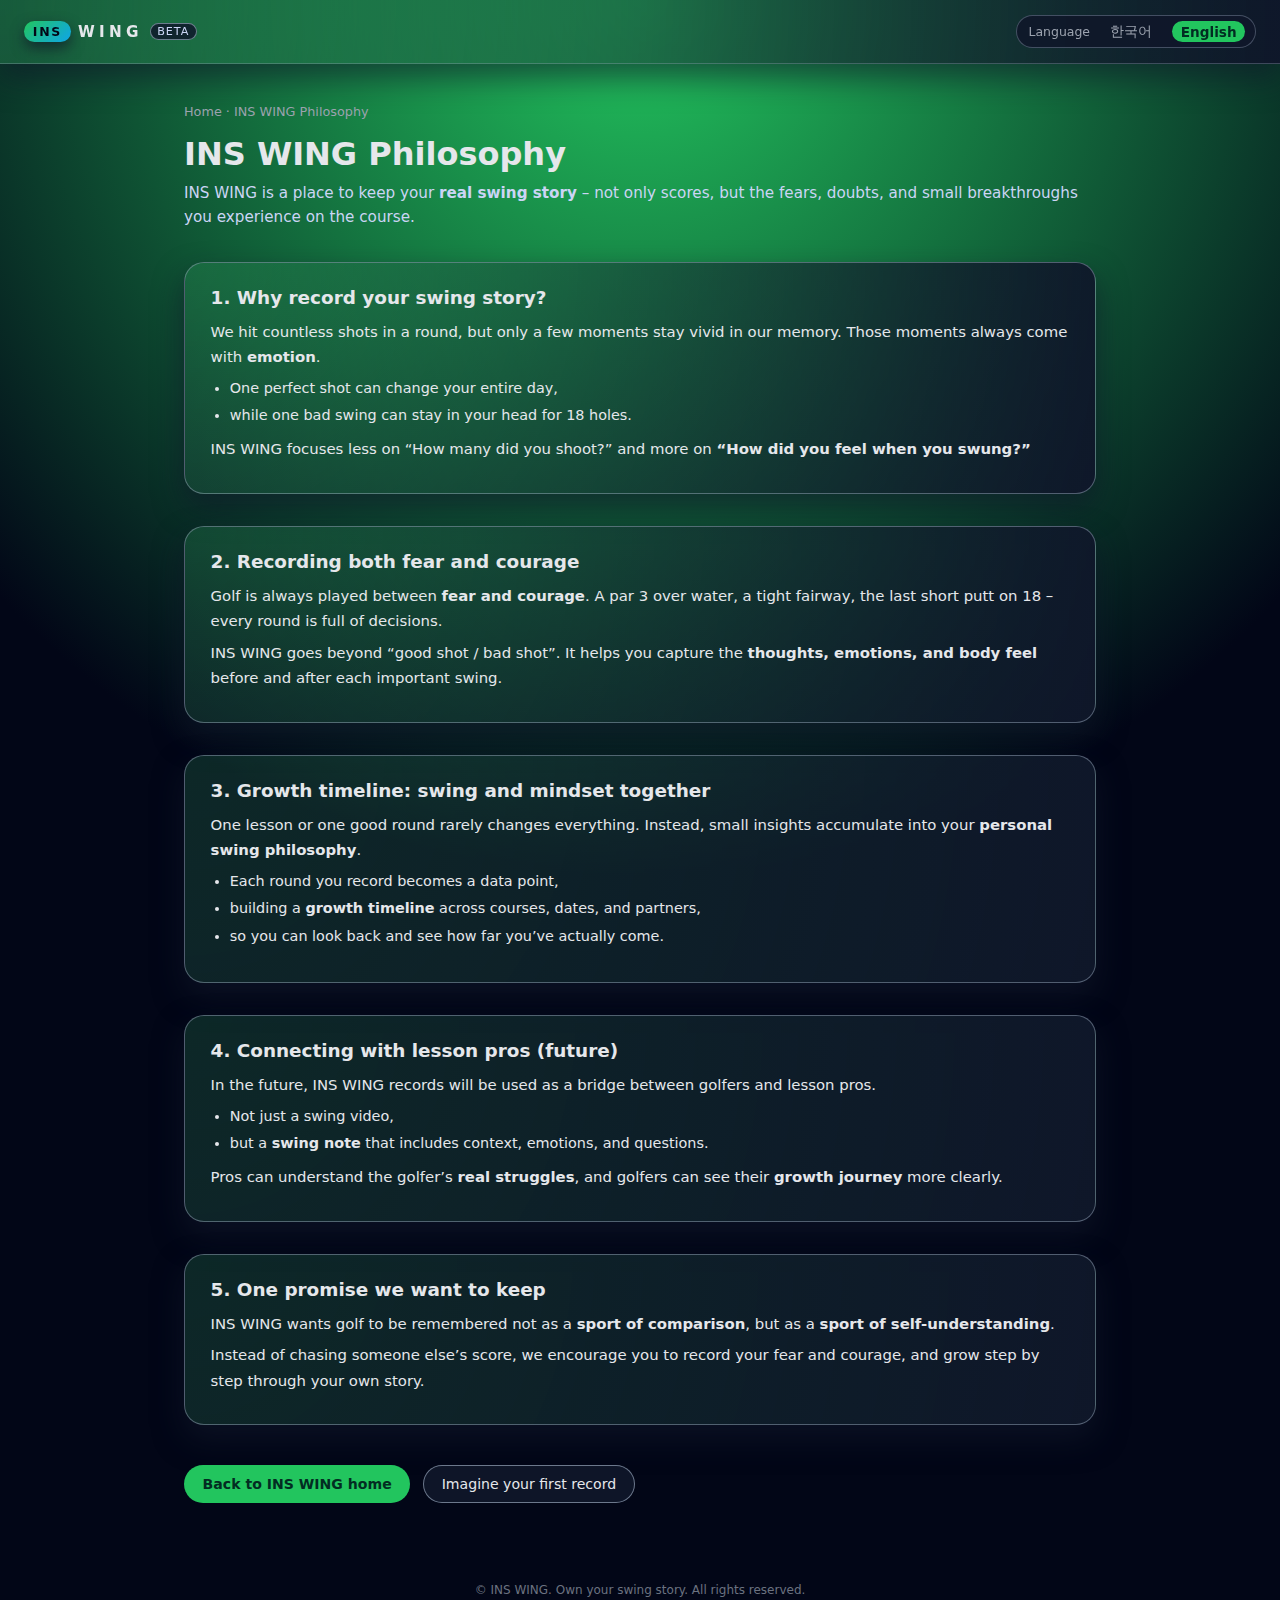
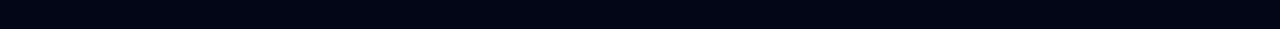
<file: en/philosophy.html>
<!DOCTYPE html>
<html lang="en">
<head>
  <meta charset="UTF-8" />
  <title>INSWING Philosophy - Own your swing story</title>
  <meta name="viewport" content="width=device-width, initial-scale=1" />
  <style>
    * { box-sizing: border-box; }
    body {
      margin: 0;
      font-family: system-ui, -apple-system, BlinkMacSystemFont, "Segoe UI",
        sans-serif;
      background: radial-gradient(circle at top, #22c55e 0, #020617 50%, #020617 100%);
      color: #e5e7eb;
      padding-top: 64px;
      min-height: 100vh;
    }

    header {
      position: fixed;
      top: 0;
      left: 0;
      right: 0;
      height: 64px;
      display: flex;
      justify-content: space-between;
      align-items: center;
      padding: 0 1.5rem;
      background: radial-gradient(circle at top left, rgba(74, 222, 128, 0.2), rgba(15, 23, 42, 0.98));
      backdrop-filter: blur(12px);
      border-bottom: 1px solid rgba(148, 163, 184, 0.35);
      box-shadow: 0 14px 30px rgba(15, 23, 42, 0.6);
      z-index: 50;
      animation: fadeUp 0.45s ease-out;
      animation-fill-mode: both;
    }

    .logo {
      display: inline-flex;
      align-items: center;
      gap: 0.45rem;
    }
    .logo-mark {
      padding: 0.16rem 0.55rem;
      border-radius: 999px;
      font-size: 0.78rem;
      letter-spacing: 0.14em;
      text-transform: uppercase;
      background: linear-gradient(135deg, #22c55e, #0ea5e9);
      color: #020617;
      font-weight: 800;
      box-shadow: 0 6px 14px rgba(15, 23, 42, 0.7);
    }
    .logo-main {
      font-weight: 800;
      letter-spacing: 0.28em;
      font-size: 0.95rem;
      text-transform: uppercase;
      color: #e5e7eb;
    }
    .beta-badge {
      font-size: 0.7rem;
      text-transform: uppercase;
      letter-spacing: 0.08em;
      padding: 0.08rem 0.4rem;
      border-radius: 999px;
      border: 1px solid rgba(148, 163, 184, 0.7);
      color: #cbd5f5;
      background: rgba(15, 23, 42, 0.85);
    }

    .lang {
      display: inline-flex;
      align-items: center;
      gap: 0.4rem;
      font-size: 0.85rem;
      background: rgba(15, 23, 42, 0.9);
      border-radius: 999px;
      padding: 0.25rem 0.6rem 0.25rem 0.7rem;
      border: 1px solid rgba(148, 163, 184, 0.4);
    }
    .lang-label {
      color: #9ca3af;
      font-size: 0.78rem;
    }
    .lang a {
      color: #9ca3af;
      text-decoration: none;
      margin-left: 0.3rem;
      padding: 0.15rem 0.55rem;
      border-radius: 999px;
      transition: background-color 0.18s ease-out, color 0.18s ease-out;
    }
    .lang a.active {
      color: #022c22;
      font-weight: 600;
      background: #22c55e;
    }
    .lang a:hover { color: #ffffff; }

    main {
      max-width: 960px;
      margin: 0 auto;
      padding: 2.5rem 1.5rem 3.5rem;
      animation: fadeUp 0.5s ease-out;
      animation-fill-mode: both;
    }

    .breadcrumb {
      font-size: 0.8rem;
      color: #9ca3af;
      margin-bottom: 1rem;
    }
    .breadcrumb a {
      color: #9ca3af;
      text-decoration: none;
    }
    .breadcrumb a:hover { text-decoration: underline; }

    h1 {
      font-size: 2rem;
      margin: 0 0 0.5rem;
    }
    .subtitle {
      font-size: 0.95rem;
      color: #cbd5f5;
      margin-bottom: 2rem;
      line-height: 1.6;
    }

    section {
      margin-bottom: 2rem;
      padding: 1.5rem 1.6rem;
      border-radius: 1.25rem;
      background: radial-gradient(circle at top left, rgba(74, 222, 128, 0.16), rgba(15, 23, 42, 0.98));
      border: 1px solid rgba(148, 163, 184, 0.5);
      box-shadow: 0 14px 30px rgba(15, 23, 42, 0.65);
      transition: transform 0.18s ease-out, box-shadow 0.18s ease-out,
        border-color 0.18s ease-out, background-color 0.18s ease-out;
    }
    section:hover {
      transform: translateY(-2px);
      box-shadow: 0 16px 34px rgba(15, 23, 42, 0.7);
      border-color: rgba(248, 250, 252, 0.3);
    }

    h2 {
      font-size: 1.15rem;
      margin-top: 0;
      margin-bottom: 0.75rem;
    }
    p {
      font-size: 0.93rem;
      line-height: 1.7;
      margin: 0.4rem 0;
    }
    ul {
      padding-left: 1.2rem;
      margin: 0.4rem 0 0.6rem;
    }
    li {
      margin-bottom: 0.3rem;
      font-size: 0.9rem;
      line-height: 1.6;
    }

    .back-actions {
      margin-top: 2.5rem;
      display: flex;
      gap: 0.8rem;
      flex-wrap: wrap;
    }
    .btn {
      display: inline-flex;
      align-items: center;
      justify-content: center;
      padding: 0.6rem 1.1rem;
      border-radius: 999px;
      font-size: 0.88rem;
      text-decoration: none;
      border: 1px solid rgba(148, 163, 184, 0.7);
      color: #e5e7eb;
      background: rgba(15, 23, 42, 0.9);
      transition: transform 0.18s ease-out, box-shadow 0.18s ease-out,
        background-color 0.18s ease-out, color 0.18s ease-out;
    }
    .btn-primary {
      border-color: transparent;
      background: #22c55e;
      color: #022c22;
      font-weight: 600;
    }
    .btn:hover {
      transform: translateY(-1px);
      box-shadow: 0 10px 24px rgba(15, 23, 42, 0.5);
      background: rgba(15, 23, 42, 0.85);
    }
    .btn-primary:hover {
      background: #4ade80;
      color: #022c22;
    }

    footer {
      text-align: center;
      font-size: 0.75rem;
      color: #6b7280;
      padding: 1.5rem 1rem 2rem;
    }

    @keyframes fadeUp {
      from { opacity: 0; transform: translateY(8px); }
      to { opacity: 1; transform: translateY(0); }
    }

    @media (max-width: 768px) {
      header {
        height: 56px;
        padding: 0 1rem;
      }
      body { padding-top: 56px; }
      main {
        padding: 1.8rem 1.2rem 2.4rem;
      }
      h1 {
        font-size: 1.5rem;
      }
      section {
        padding: 1.25rem 1.2rem;
      }
    }
  </style>
</head>
<body>
  <header>
    <div class="logo">
      <span class="logo-mark">INS</span>
      <span class="logo-main">WING</span>
      <span class="beta-badge">beta</span>
    </div>
    <div class="lang">
      <span class="lang-label">Language</span>
      <a
        href="/ko/philosophy.html"
        onclick="try{localStorage.setItem('inswing_lang','ko');}catch(e){}"
      >한국어</a>
      <a
        href="/en/philosophy.html"
        class="active"
        onclick="try{localStorage.setItem('inswing_lang','en');}catch(e){}"
      >English</a>
    </div>
  </header>

  <main>
    <div class="breadcrumb">
      <a href="/en/index.html">Home</a> · INS WING Philosophy
    </div>

    <h1>INS WING Philosophy</h1>
    <p class="subtitle">
      INS WING is a place to keep your <strong>real swing story</strong> –
      not only scores, but the fears, doubts, and small breakthroughs
      you experience on the course.
    </p>

    <section>
      <h2>1. Why record your swing story?</h2>
      <p>
        We hit countless shots in a round, but only a few moments stay vivid in our memory.
        Those moments always come with <strong>emotion</strong>.
      </p>
      <ul>
        <li>One perfect shot can change your entire day,</li>
        <li>while one bad swing can stay in your head for 18 holes.</li>
      </ul>
      <p>
        INS WING focuses less on “How many did you shoot?” and more on
        <strong>“How did you feel when you swung?”</strong>
      </p>
    </section>

    <section>
      <h2>2. Recording both fear and courage</h2>
      <p>
        Golf is always played between <strong>fear and courage</strong>.
        A par 3 over water, a tight fairway, the last short putt on 18 –
        every round is full of decisions.
      </p>
      <p>
        INS WING goes beyond “good shot / bad shot”.
        It helps you capture the <strong>thoughts, emotions, and body feel</strong>
        before and after each important swing.
      </p>
    </section>

    <section>
      <h2>3. Growth timeline: swing and mindset together</h2>
      <p>
        One lesson or one good round rarely changes everything.
        Instead, small insights accumulate into your
        <strong>personal swing philosophy</strong>.
      </p>
      <ul>
        <li>Each round you record becomes a data point,</li>
        <li>building a <strong>growth timeline</strong> across courses, dates, and partners,</li>
        <li>so you can look back and see how far you’ve actually come.</li>
      </ul>
    </section>

    <section>
      <h2>4. Connecting with lesson pros (future)</h2>
      <p>
        In the future, INS WING records will be used as a bridge
        between golfers and lesson pros.
      </p>
      <ul>
        <li>Not just a swing video,</li>
        <li>but a <strong>swing note</strong> that includes context, emotions, and questions.</li>
      </ul>
      <p>
        Pros can understand the golfer’s <strong>real struggles</strong>,
        and golfers can see their <strong>growth journey</strong> more clearly.
      </p>
    </section>

    <section>
      <h2>5. One promise we want to keep</h2>
      <p>
        INS WING wants golf to be remembered not as a
        <strong>sport of comparison</strong>, but as a
        <strong>sport of self-understanding</strong>.
      </p>
      <p>
        Instead of chasing someone else’s score,
        we encourage you to record your fear and courage,
        and grow step by step through your own story.
      </p>
    </section>

    <div class="back-actions">
      <a href="/en/index.html" class="btn btn-primary">Back to INS WING home</a>
      <a href="/en/index.html#hero" class="btn">Imagine your first record</a>
    </div>
  </main>

  <footer>
    © INS WING. Own your swing story. All rights reserved.
  </footer>
</body>
</html>
</file>
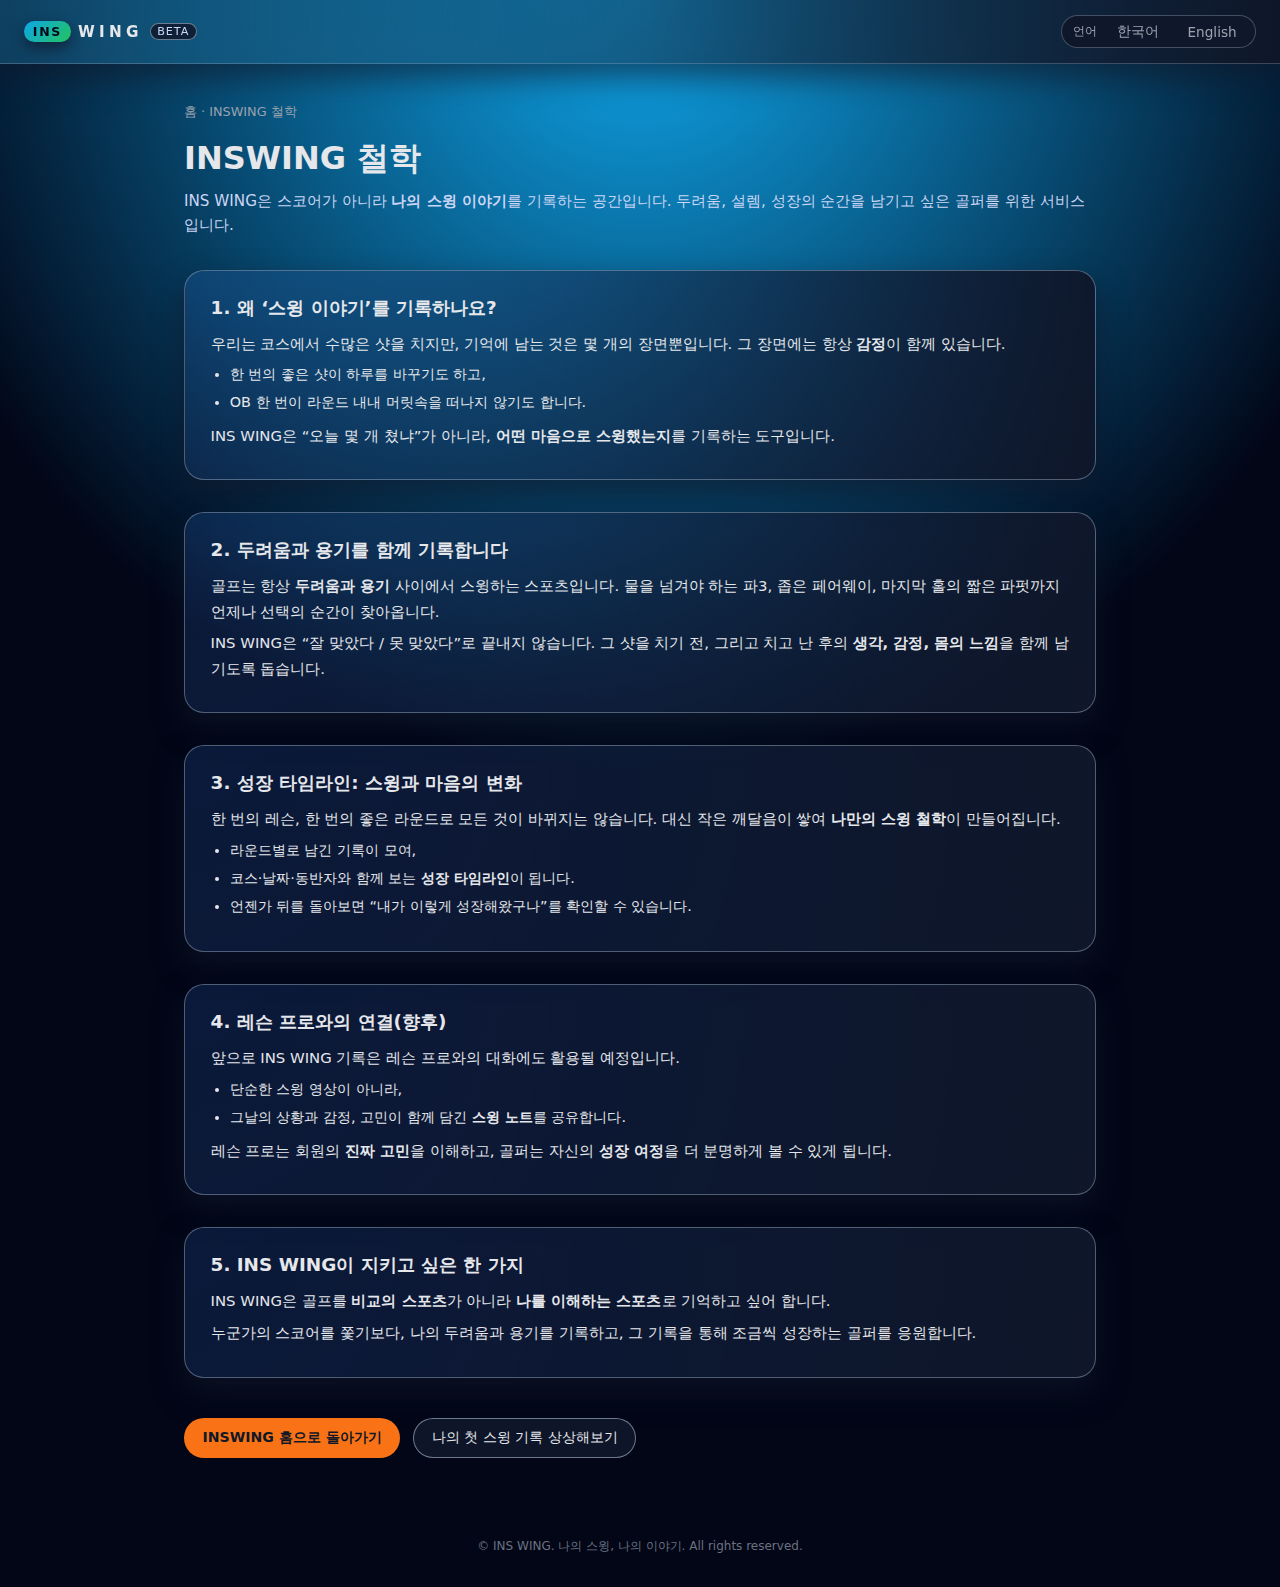
<file: ko/philosophy.html>
<!DOCTYPE html>
<html lang="ko">
<head>
  <meta charset="UTF-8" />
  <title>INSWING 철학 - 나의 스윙, 나의 이야기</title>
  <meta name="viewport" content="width=device-width, initial-scale=1" />
  <style>
    * { box-sizing: border-box; }
    body {
      margin: 0;
      font-family: system-ui, -apple-system, BlinkMacSystemFont, "Segoe UI",
        sans-serif;
      background: radial-gradient(circle at top, #0ea5e9 0, #020617 45%, #020617 100%);
      color: #e5e7eb;
      padding-top: 64px;
      min-height: 100vh;
    }

    header {
      position: fixed;
      top: 0;
      left: 0;
      right: 0;
      height: 64px;
      display: flex;
      justify-content: space-between;
      align-items: center;
      padding: 0 1.5rem;
      background: radial-gradient(circle at top left, rgba(56, 189, 248, 0.2), rgba(15, 23, 42, 0.98));
      backdrop-filter: blur(12px);
      border-bottom: 1px solid rgba(148, 163, 184, 0.35);
      box-shadow: 0 14px 30px rgba(15, 23, 42, 0.6);
      z-index: 50;
      animation: fadeUp 0.45s ease-out;
      animation-fill-mode: both;
    }

    .logo {
      display: inline-flex;
      align-items: center;
      gap: 0.45rem;
    }
    .logo-mark {
      padding: 0.16rem 0.55rem;
      border-radius: 999px;
      font-size: 0.78rem;
      letter-spacing: 0.14em;
      text-transform: uppercase;
      background: linear-gradient(135deg, #0ea5e9, #22c55e);
      color: #020617;
      font-weight: 800;
      box-shadow: 0 6px 14px rgba(15, 23, 42, 0.7);
    }
    .logo-main {
      font-weight: 800;
      letter-spacing: 0.28em;
      font-size: 0.95rem;
      text-transform: uppercase;
      color: #e5e7eb;
    }
    .beta-badge {
      font-size: 0.7rem;
      text-transform: uppercase;
      letter-spacing: 0.08em;
      padding: 0.08rem 0.4rem;
      border-radius: 999px;
      border: 1px solid rgba(148, 163, 184, 0.7);
      color: #cbd5f5;
      background: rgba(15, 23, 42, 0.85);
    }

    .lang {
      display: inline-flex;
      align-items: center;
      gap: 0.4rem;
      font-size: 0.85rem;
      background: rgba(15, 23, 42, 0.9);
      border-radius: 999px;
      padding: 0.25rem 0.6rem 0.25rem 0.7rem;
      border: 1px solid rgba(148, 163, 184, 0.4);
    }
    .lang-label {
      color: #9ca3af;
      font-size: 0.78rem;
    }
    .lang a {
      color: #9ca3af;
      text-decoration: none;
      margin-left: 0.3rem;
      padding: 0.15rem 0.55rem;
      border-radius: 999px;
      transition: background-color 0.18s ease-out, color 0.18s ease-out;
    }
    .lang a.active {
      color: #e5e7eb;
      font-weight: 600;
      background: #f97316;
    }
    .lang a:hover { color: #ffffff; }

    main {
      max-width: 960px;
      margin: 0 auto;
      padding: 2.5rem 1.5rem 3.5rem;
      animation: fadeUp 0.5s ease-out;
      animation-fill-mode: both;
    }

    .breadcrumb {
      font-size: 0.8rem;
      color: #9ca3af;
      margin-bottom: 1rem;
    }
    .breadcrumb a {
      color: #9ca3af;
      text-decoration: none;
    }
    .breadcrumb a:hover { text-decoration: underline; }

    h1 {
      font-size: 2rem;
      margin: 0 0 0.5rem;
    }
    .subtitle {
      font-size: 0.95rem;
      color: #cbd5f5;
      margin-bottom: 2rem;
      line-height: 1.6;
    }

    section {
      margin-bottom: 2rem;
      padding: 1.5rem 1.6rem;
      border-radius: 1.25rem;
      background: radial-gradient(circle at top left, rgba(59, 130, 246, 0.16), rgba(15, 23, 42, 0.98));
      border: 1px solid rgba(148, 163, 184, 0.5);
      box-shadow: 0 14px 30px rgba(15, 23, 42, 0.65);
      transition: transform 0.18s ease-out, box-shadow 0.18s ease-out,
        border-color 0.18s ease-out, background-color 0.18s ease-out;
    }
    section:hover {
      transform: translateY(-2px);
      box-shadow: 0 16px 34px rgba(15, 23, 42, 0.7);
      border-color: rgba(248, 250, 252, 0.3);
    }

    h2 {
      font-size: 1.15rem;
      margin-top: 0;
      margin-bottom: 0.75rem;
    }
    p {
      font-size: 0.93rem;
      line-height: 1.7;
      margin: 0.4rem 0;
    }
    ul {
      padding-left: 1.2rem;
      margin: 0.4rem 0 0.6rem;
    }
    li {
      margin-bottom: 0.3rem;
      font-size: 0.9rem;
      line-height: 1.6;
    }

    .back-actions {
      margin-top: 2.5rem;
      display: flex;
      gap: 0.8rem;
      flex-wrap: wrap;
    }
    .btn {
      display: inline-flex;
      align-items: center;
      justify-content: center;
      padding: 0.6rem 1.1rem;
      border-radius: 999px;
      font-size: 0.88rem;
      text-decoration: none;
      border: 1px solid rgba(148, 163, 184, 0.7);
      color: #e5e7eb;
      background: rgba(15, 23, 42, 0.9);
      transition: transform 0.18s ease-out, box-shadow 0.18s ease-out,
        background-color 0.18s ease-out, color 0.18s ease-out;
    }
    .btn-primary {
      border-color: transparent;
      background: #f97316;
      color: #111827;
      font-weight: 600;
    }
    .btn:hover {
      transform: translateY(-1px);
      box-shadow: 0 10px 24px rgba(15, 23, 42, 0.5);
      background: rgba(15, 23, 42, 0.85);
    }
    .btn-primary:hover {
      background: #fb923c;
      color: #111827;
    }

    footer {
      text-align: center;
      font-size: 0.75rem;
      color: #6b7280;
      padding: 1.5rem 1rem 2rem;
    }

    @keyframes fadeUp {
      from { opacity: 0; transform: translateY(8px); }
      to { opacity: 1; transform: translateY(0); }
    }

    @media (max-width: 768px) {
      header {
        height: 56px;
        padding: 0 1rem;
      }
      body { padding-top: 56px; }
      main {
        padding: 1.8rem 1.2rem 2.4rem;
      }
      h1 {
        font-size: 1.5rem;
      }
      section {
        padding: 1.25rem 1.2rem;
      }
    }
  </style>
</head>
<body>
  <header>
    <div class="logo">
      <span class="logo-mark">INS</span>
      <span class="logo-main">WING</span>
      <span class="beta-badge">beta</span>
    </div>
    <div class="lang">
      <span class="lang-label">언어</span>
      <a
        href="/ko/index.html"
        onclick="try{localStorage.setItem('inswing_lang','ko');}catch(e){}"
      >한국어</a>
      <a
        href="/en/philosophy.html"
        onclick="try{localStorage.setItem('inswing_lang','en');}catch(e){}"
      >English</a>
    </div>
  </header>

  <main>
    <div class="breadcrumb">
      <a href="/ko/index.html">홈</a> · INSWING 철학
    </div>

    <h1>INSWING 철학</h1>
    <p class="subtitle">
      INS WING은 스코어가 아니라 <strong>나의 스윙 이야기</strong>를 기록하는 공간입니다.
      두려움, 설렘, 성장의 순간을 남기고 싶은 골퍼를 위한 서비스입니다.
    </p>

    <section>
      <h2>1. 왜 ‘스윙 이야기’를 기록하나요?</h2>
      <p>
        우리는 코스에서 수많은 샷을 치지만, 기억에 남는 것은 몇 개의 장면뿐입니다.
        그 장면에는 항상 <strong>감정</strong>이 함께 있습니다.
      </p>
      <ul>
        <li>한 번의 좋은 샷이 하루를 바꾸기도 하고,</li>
        <li>OB 한 번이 라운드 내내 머릿속을 떠나지 않기도 합니다.</li>
      </ul>
      <p>
        INS WING은 “오늘 몇 개 쳤냐”가 아니라,
        <strong>어떤 마음으로 스윙했는지</strong>를 기록하는 도구입니다.
      </p>
    </section>

    <section>
      <h2>2. 두려움과 용기를 함께 기록합니다</h2>
      <p>
        골프는 항상 <strong>두려움과 용기</strong> 사이에서 스윙하는 스포츠입니다.
        물을 넘겨야 하는 파3, 좁은 페어웨이, 마지막 홀의 짧은 파펏까지
        언제나 선택의 순간이 찾아옵니다.
      </p>
      <p>
        INS WING은 “잘 맞았다 / 못 맞았다”로 끝내지 않습니다.
        그 샷을 치기 전, 그리고 치고 난 후의
        <strong>생각, 감정, 몸의 느낌</strong>을 함께 남기도록 돕습니다.
      </p>
    </section>

    <section>
      <h2>3. 성장 타임라인: 스윙과 마음의 변화</h2>
      <p>
        한 번의 레슨, 한 번의 좋은 라운드로 모든 것이 바뀌지는 않습니다.
        대신 작은 깨달음이 쌓여 <strong>나만의 스윙 철학</strong>이 만들어집니다.
      </p>
      <ul>
        <li>라운드별로 남긴 기록이 모여,</li>
        <li>코스·날짜·동반자와 함께 보는 <strong>성장 타임라인</strong>이 됩니다.</li>
        <li>언젠가 뒤를 돌아보면 “내가 이렇게 성장해왔구나”를 확인할 수 있습니다.</li>
      </ul>
    </section>

    <section>
      <h2>4. 레슨 프로와의 연결(향후)</h2>
      <p>
        앞으로 INS WING 기록은 레슨 프로와의 대화에도 활용될 예정입니다.
      </p>
      <ul>
        <li>단순한 스윙 영상이 아니라,</li>
        <li>그날의 상황과 감정, 고민이 함께 담긴 <strong>스윙 노트</strong>를 공유합니다.</li>
      </ul>
      <p>
        레슨 프로는 회원의 <strong>진짜 고민</strong>을 이해하고,
        골퍼는 자신의 <strong>성장 여정</strong>을 더 분명하게 볼 수 있게 됩니다.
      </p>
    </section>

    <section>
      <h2>5. INS WING이 지키고 싶은 한 가지</h2>
      <p>
        INS WING은 골프를 <strong>비교의 스포츠</strong>가 아니라
        <strong>나를 이해하는 스포츠</strong>로 기억하고 싶어 합니다.
      </p>
      <p>
        누군가의 스코어를 쫓기보다,  
        나의 두려움과 용기를 기록하고,
        그 기록을 통해 조금씩 성장하는 골퍼를 응원합니다.
      </p>
    </section>

    <div class="back-actions">
      <a href="/ko/index.html" class="btn btn-primary">INSWING 홈으로 돌아가기</a>
      <a href="/ko/index.html#hero" class="btn">나의 첫 스윙 기록 상상해보기</a>
    </div>
  </main>

  <footer>
    © INS WING. 나의 스윙, 나의 이야기. All rights reserved.
  </footer>
</body>
</html>
</file>
